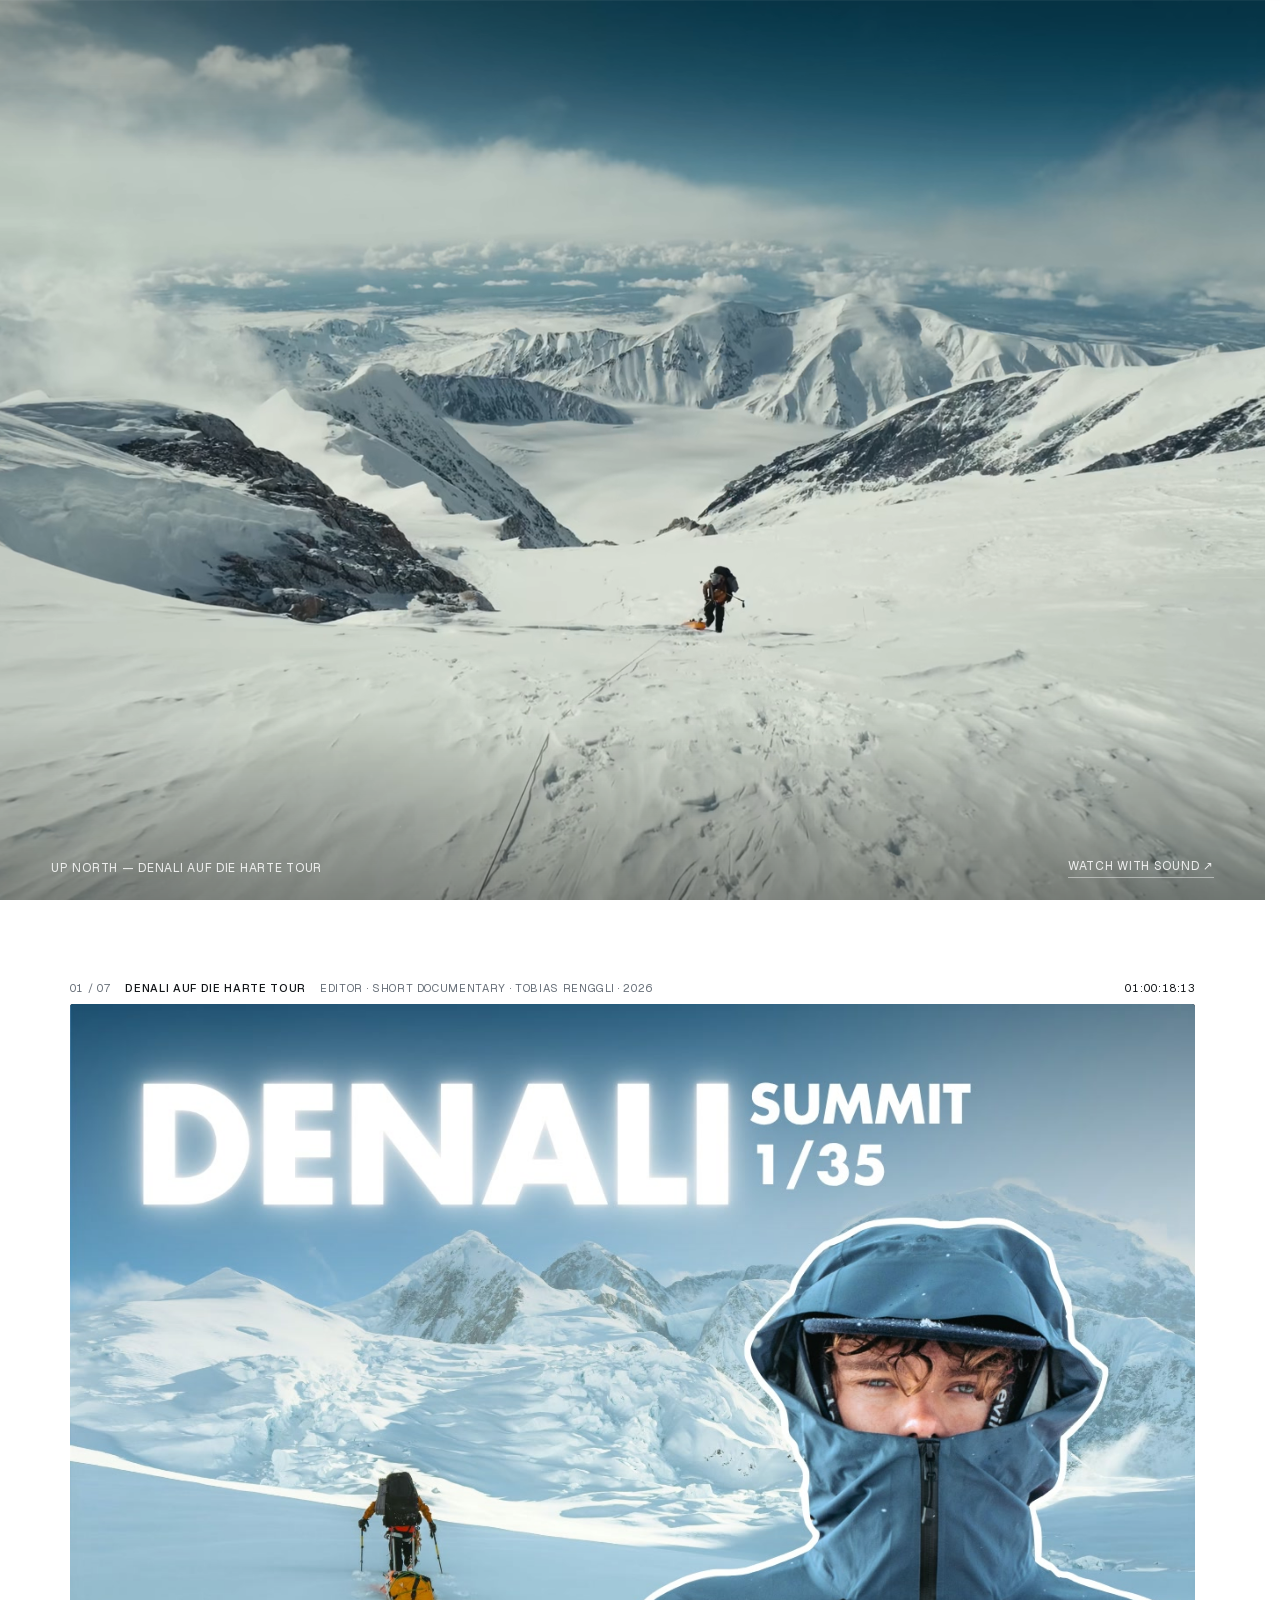
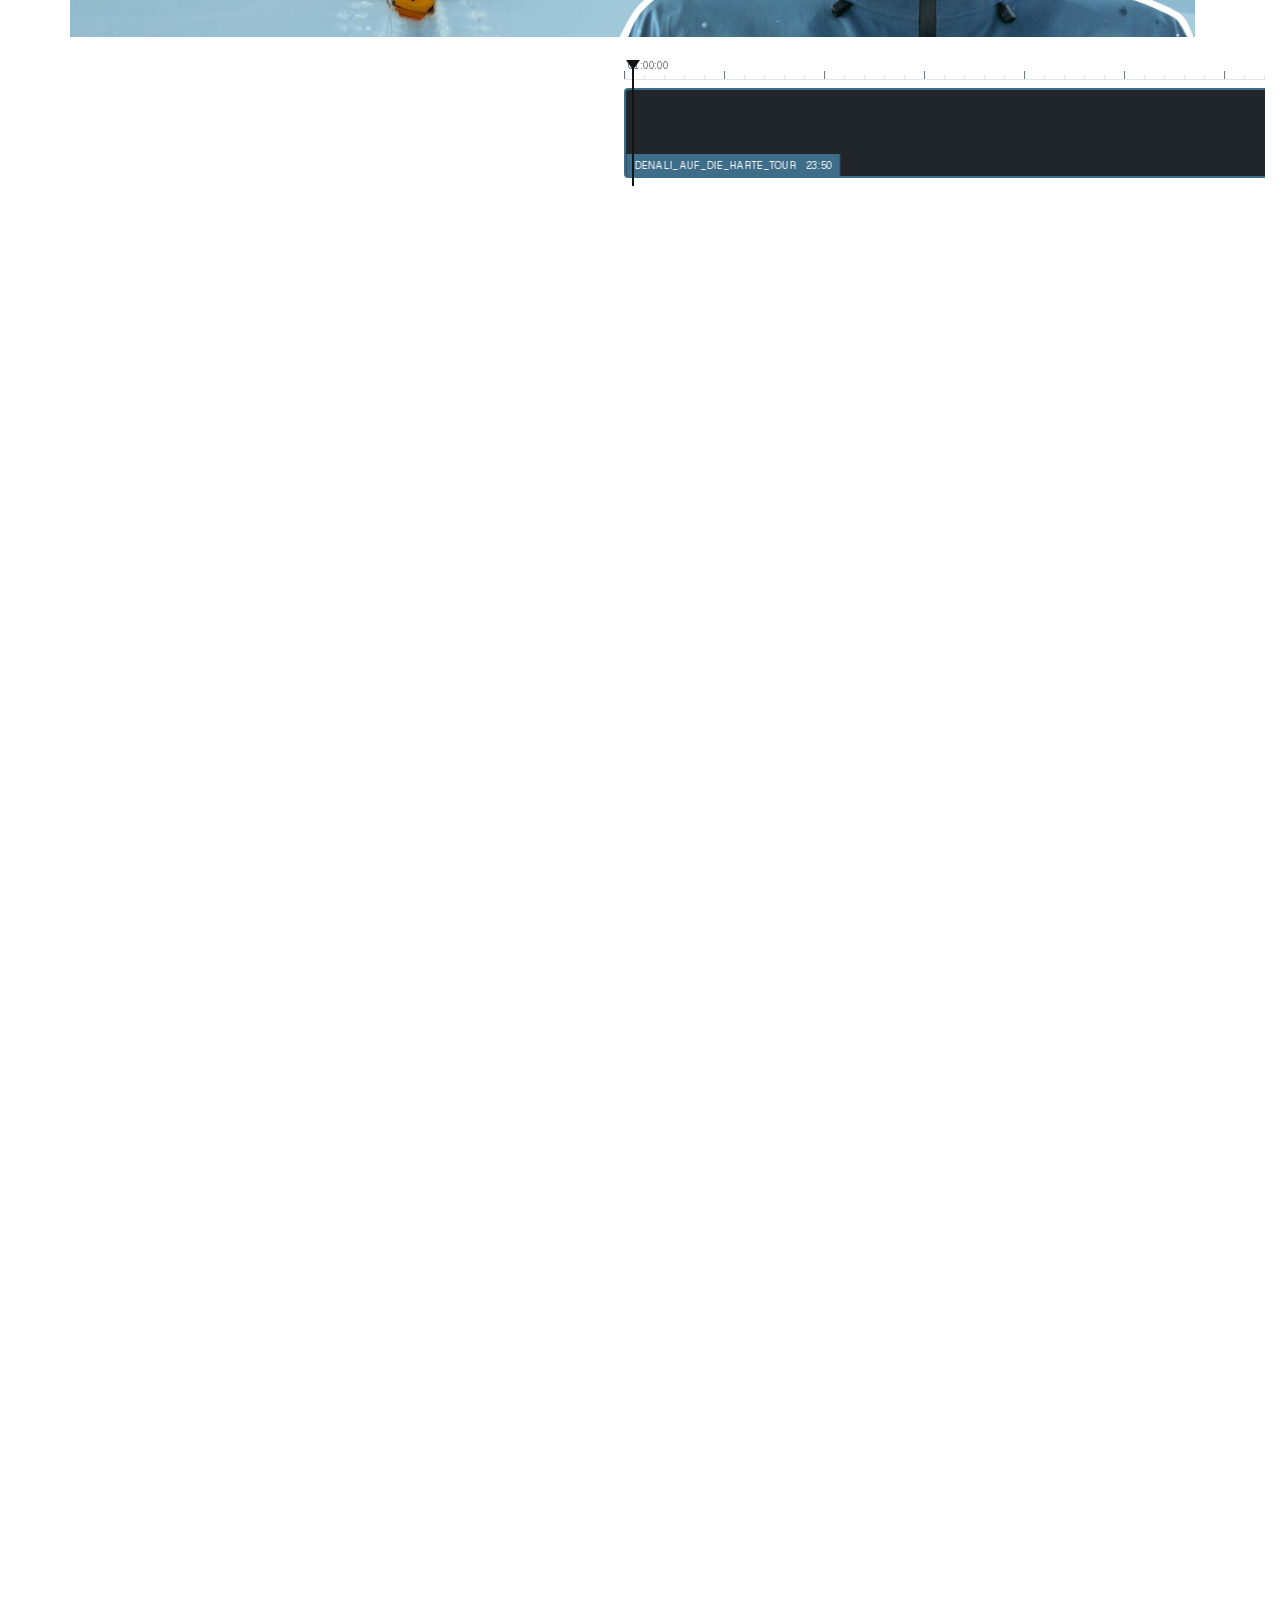
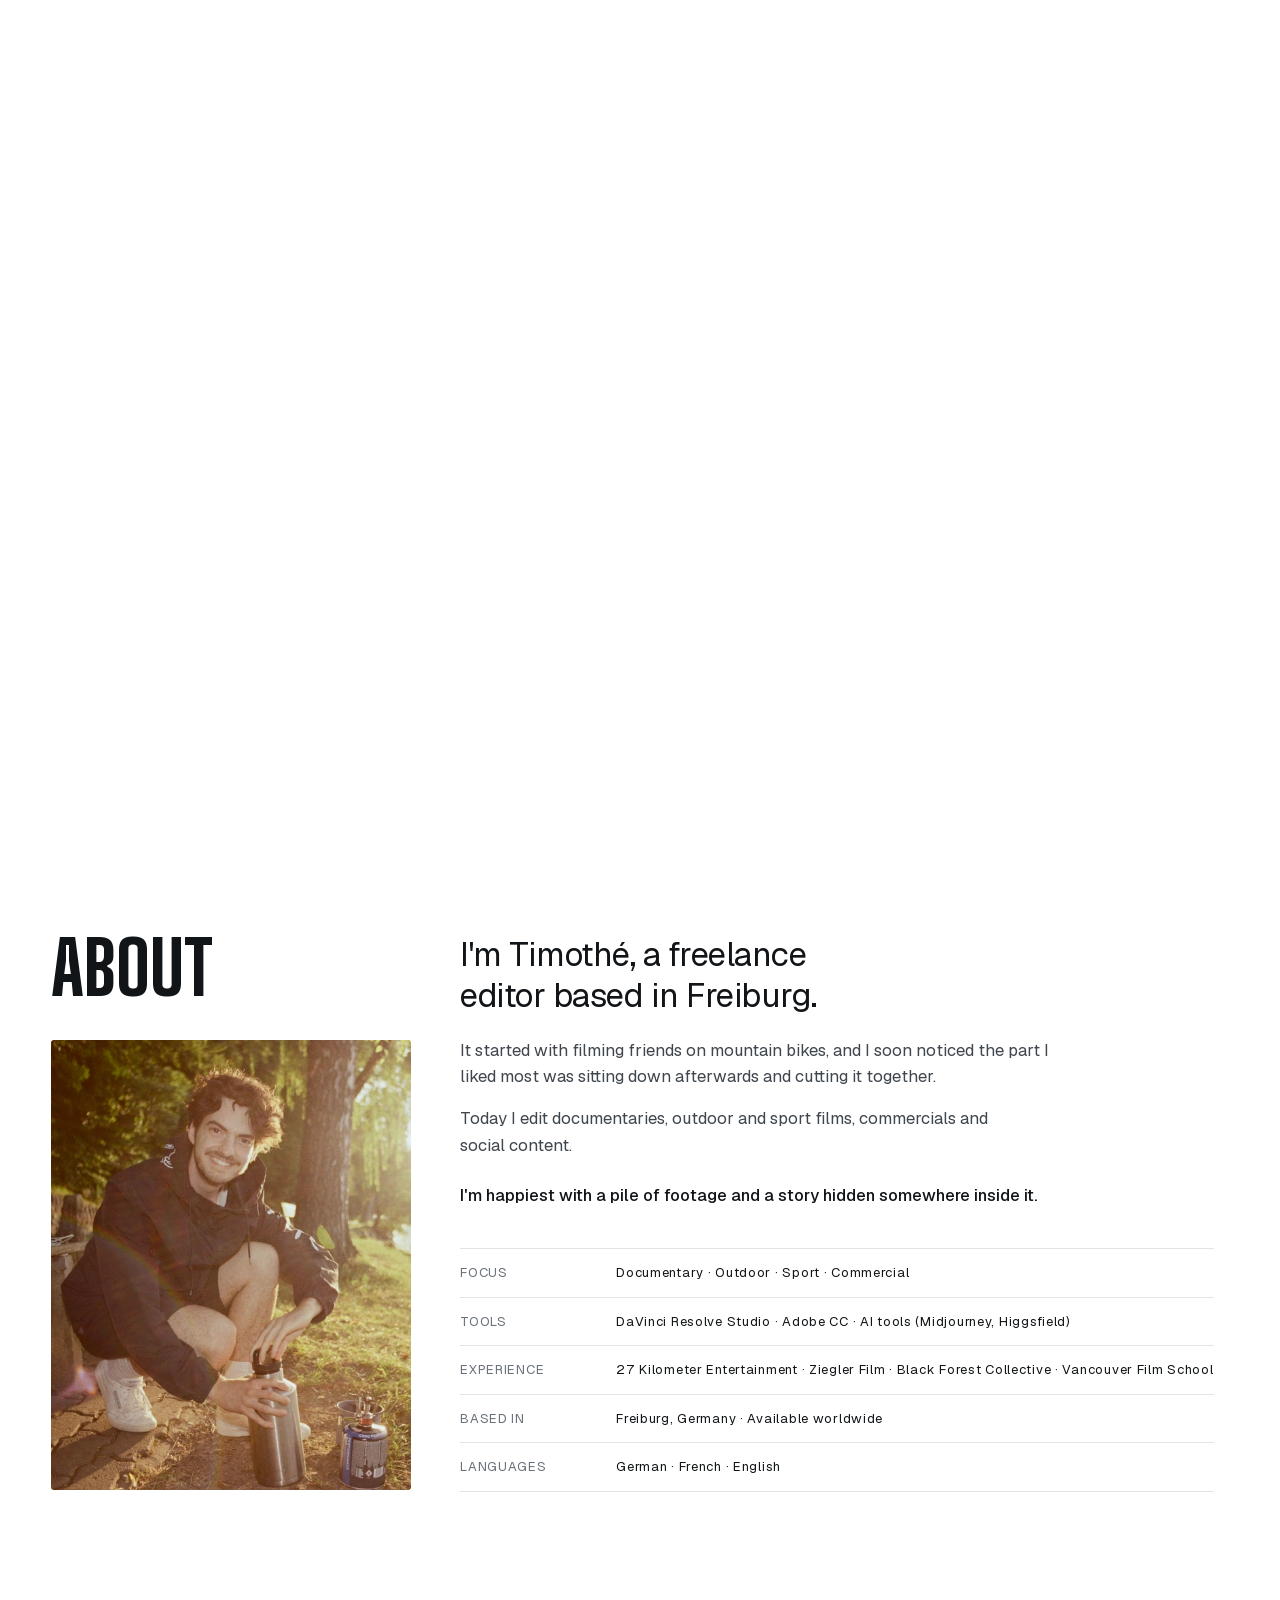
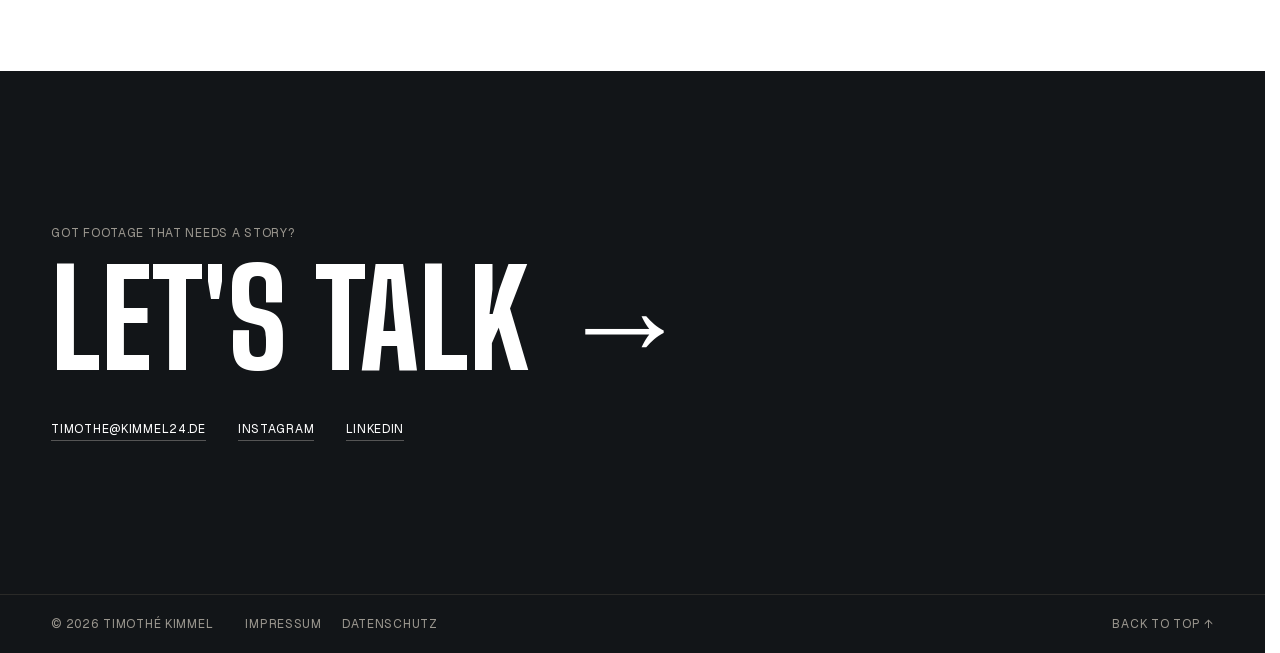
<file: index.html>
<!doctype html>
<html lang="en">
<head>
  <meta charset="utf-8">
  <meta name="viewport" content="width=device-width, initial-scale=1">
  <meta name="color-scheme" content="light dark">
  <title>Timothé Kimmel | Editor – Sport, Outdoor & Doc</title>
  <meta name="description" content="Timothé Kimmel – freelance editor for sport, outdoor and documentary films.">
  <link rel="stylesheet" href="style.css?v=90">
</head>
<body>

  <header class="topbar">
    <a href="#top" class="brand">Timothé Kimmel</a>
    <nav>
      <a href="#work">Work</a>
      <a href="#about">About</a>
      <a href="#contact">Contact</a>
    </nav>
  </header>

  <main id="top">

    <!-- ============ HERO ============ -->
    <section class="hero">
      <!-- Hintergrund: eigener Denali-Loop.
           data-landscape = Querformat (16:9), data-portrait = Hochformat (9:16) fürs Handy (leer = Querformat überall).
           Zu jedem Namen gehören die Dateien -av1.mp4, -hevc.mp4 und -h264.mp4 im Ordner media/. -->
      <div class="hero-media" data-landscape="media/banner-16x9" data-portrait="media/banner-9x16">
        <video autoplay muted loop playsinline preload="auto" poster="media/banner-16x9-poster.jpg" aria-hidden="true"></video>
      </div>
      <h1 class="visually-hidden">Timothé Kimmel – Freelance Editor for sport, outdoor &amp; documentary</h1>
      <div class="hero-bar mono">
        <span>Up North — Denali auf die harte Tour</span>
        <button class="hero-watch" data-video="youtube:qEK9n64dlRE" data-title="Denali auf die harte Tour">Watch with sound ↗</button>
      </div>
    </section>

    <!-- ============ WORK: Timeline ============
         Jeder Clip = ein Projekt. Reihenfolge hier = Reihenfolge in der Timeline.
         data-video    = youtube:ID  oder  vimeo:ID  oder  vimeo:ID:HASH  (weglassen = noch nicht fertig)
         data-duration = Filmlänge in Sekunden (bestimmt die Clip-Breite und den Timecode)
         data-status="in-post" = Projekt im Schnitt, nicht anklickbar -->
    <section class="work" id="work">
      <div class="tl-sticky">
        <h2 class="visually-hidden">Work</h2>

        <!-- Viewer: zeigt das Projekt unter dem Abspielkopf (wie der Viewer in Resolve) -->
        <div class="tl-stage">
          <div class="tl-frame">
            <div class="tl-bar mono" aria-live="polite">
              <span class="tl-count muted">01 / 07</span>
              <span class="tl-title"></span>
              <span class="tl-meta muted"></span>
              <span class="tl-award" hidden></span>
              <span class="vw-tc" aria-hidden="true">01:00:00:00</span>
            </div>
            <button class="tl-viewer" aria-label="Play film">
              <img class="vw-still" alt="">
              <video class="vw-video" muted loop playsinline preload="none" aria-hidden="true"></video>
              <span class="vw-play mono" aria-hidden="true">Play film ↗</span>
            </button>
          </div>
        </div>

        <div class="tl-viewport">
          <div class="tl-track">
            <div class="tl-ruler" aria-hidden="true"></div>

            <button class="clip" data-video="youtube:qEK9n64dlRE" data-duration="1430" data-preview="media/preview-denali.mp4"
              data-title="Denali auf die harte Tour" data-meta="Editor · Short documentary · Tobias Renggli · 2026"
              data-thumb="media/thumbs/denali.jpg?v=2"></button>

            <button class="clip" data-video="youtube:c_zBys_uTHk" data-duration="58"
              data-title="Gipfeli of Switzerland" data-meta="Junior Editor · Documentary · Tobias Renggli · 2024" data-award="EOFT Selection"
              data-thumb="media/thumbs/gipfeli.jpg?v=2"></button>

            <button class="clip" data-video="vimeo:1159707051" data-duration="95"
              data-title="Fehl am Platz" data-meta="Director · Editor · Short film · 2026"
              data-thumb="media/thumbs/fehl-am-platz.jpg?v=2"></button>

            <button class="clip" data-video="youtube:lmGJY6_9Zt0" data-duration="607"
              data-title="Why I needed a night outside. Solo." data-meta="Editor · Travel vlog · Wiebke Lühmann · 2025"
              data-thumb="media/thumbs/night-outside.jpg?v=2"></button>

            <button class="clip" data-video="youtube:7GFW0JM0Wo0" data-duration="19"
              data-title="Autumn" data-meta="Camera · Editor · MTB film · Julius Kowaltschik · 2024"
              data-thumb="media/thumbs/autumn.jpg?v=2"></button>

            <button class="clip" data-video="vimeo:836962035:14b866cf9f" data-duration="60"
              data-title="FUJIFILM X-H2s" data-meta="Editor · Trailer · Fujifilm – Visual Storytelling with Sarah Ziegler · 2023"
              data-thumb="media/thumbs/fujifilm.jpg?v=2"></button>

            <button class="clip" data-status="in-post" data-duration="180"
              data-title="enliven" data-meta="MTB film · In post – coming soon"
              data-thumb="media/thumbs/enliven.jpg?v=2"></button>
          </div>
          <div class="tl-playhead" aria-hidden="true"></div>
        </div>

      </div>
    </section>

    <!-- ============ ABOUT ============ -->
    <section class="section about" id="about">
      <div class="about-side">
        <h2 class="section-title">About</h2>
        <figure class="portrait">
          <img src="media/portrait.jpg?v=3" alt="Timothé Kimmel" width="1060" height="1326" loading="lazy">
        </figure>
      </div>
      <div class="about-body">
        <p class="lead">I'm Timothé, a freelance editor based in Freiburg.</p>
        <div class="about-text">
          <p>It started with filming friends on mountain bikes, and I soon noticed the part I liked most was sitting down afterwards and cutting it together.</p>
          <p>Today I edit documentaries, outdoor and sport films, commercials and social content.</p>
          <p class="about-hl">I'm happiest with a pile of footage and a story hidden somewhere inside it.</p>
        </div>
        <ul class="facts mono">
          <li><span>Focus</span>Documentary · Outdoor · Sport · Commercial</li>
          <li><span>Tools</span>DaVinci Resolve Studio · Adobe CC · AI tools (Midjourney, Higgsfield)</li>
          <li><span>Experience</span>27 Kilometer Entertainment · Ziegler Film · Black Forest Collective · Vancouver Film School</li>
          <li><span>Based in</span>Freiburg, Germany · Available worldwide</li>
          <li><span>Languages</span>German · French · English</li>
        </ul>
      </div>
    </section>

    <!-- ============ CONTACT ============ -->
    <section class="contact" id="contact">
      <p class="mono muted">Got footage that needs a story?</p>
      <a class="contact-big" href="mailto:timothe@kimmel24.de">Let's talk →</a>
      <div class="contact-links mono">
        <a href="mailto:timothe@kimmel24.de">timothe@kimmel24.de</a>
        <a href="https://www.instagram.com/timothe.kimmel/" target="_blank" rel="noopener">Instagram</a>
        <a href="https://www.linkedin.com/in/timoth%C3%A9-kimmel-550a62231" target="_blank" rel="noopener">LinkedIn</a>
      </div>
    </section>
  </main>

  <footer class="footer mono">
    <span>© <span id="year"></span> Timothé Kimmel</span>
    <span class="footer-legal"><a href="impressum.html">Impressum</a><a href="datenschutz.html">Datenschutz</a></span>
    <a href="#top">Back to top ↑</a>
  </footer>

  <!-- Video player -->
  <div class="lightbox" id="lightbox" role="dialog" aria-modal="true" aria-label="Video" hidden>
    <button class="lightbox-close mono" aria-label="Close">Close ✕</button>
    <div class="lightbox-frame"></div>
  </div>

  <!-- Eigener Cursor über Viewer und Clips (nur mit Maus) -->
  <div class="cursor" aria-hidden="true"><span class="cursor-label"></span></div>

  <script src="main.js?v=90"></script>
</body>
</html>
</file>
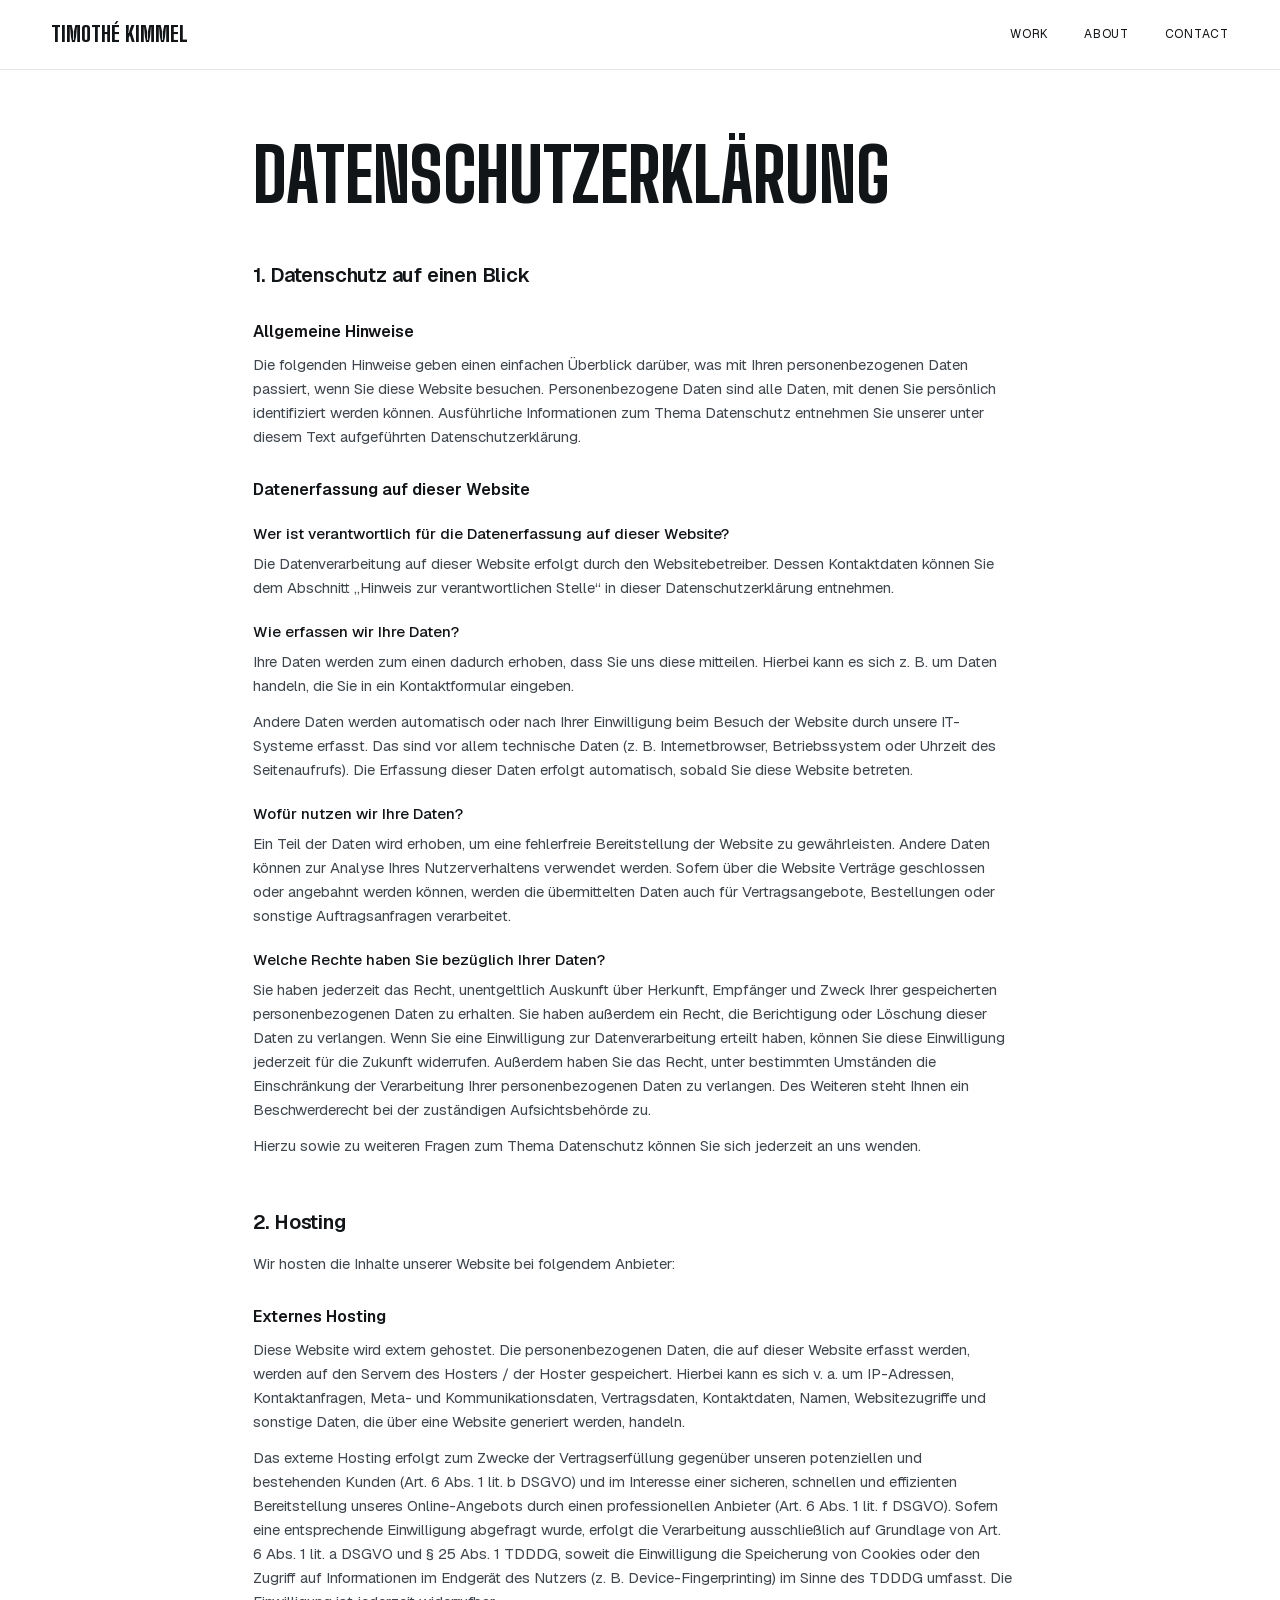
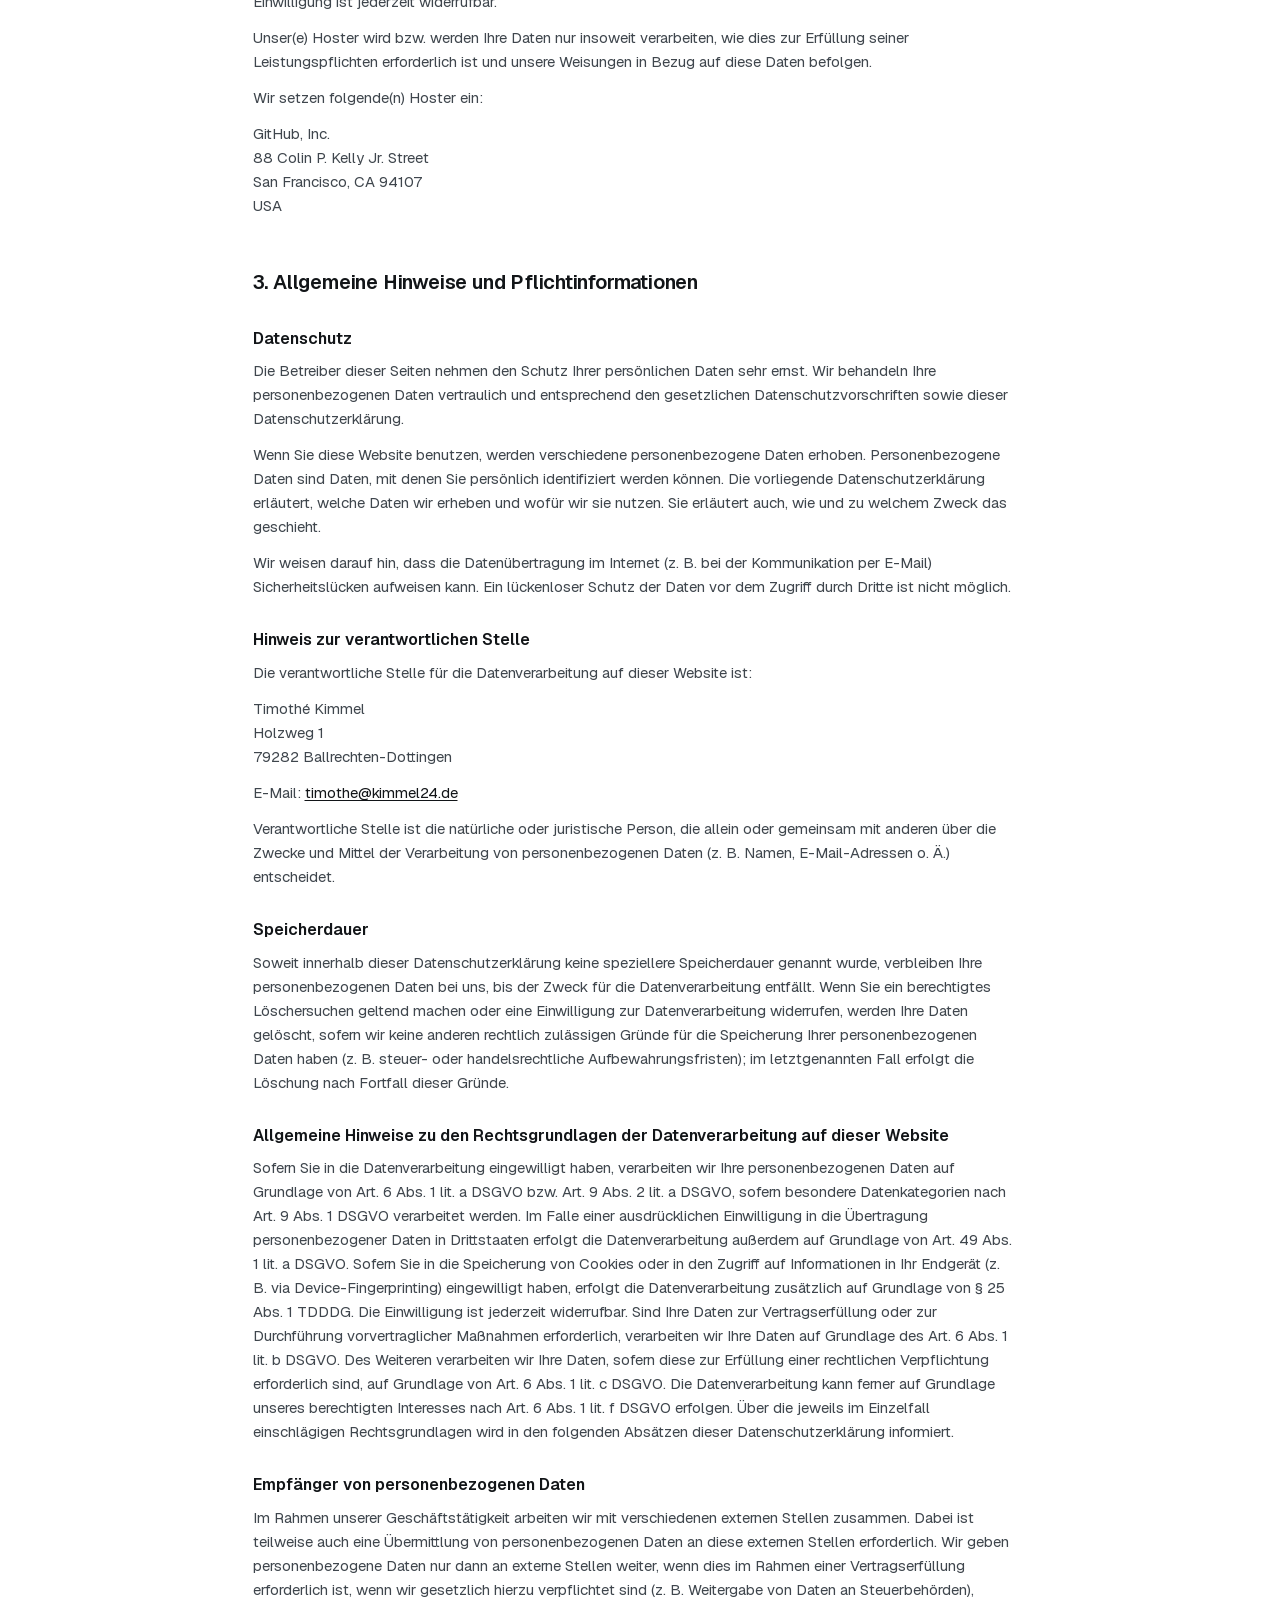
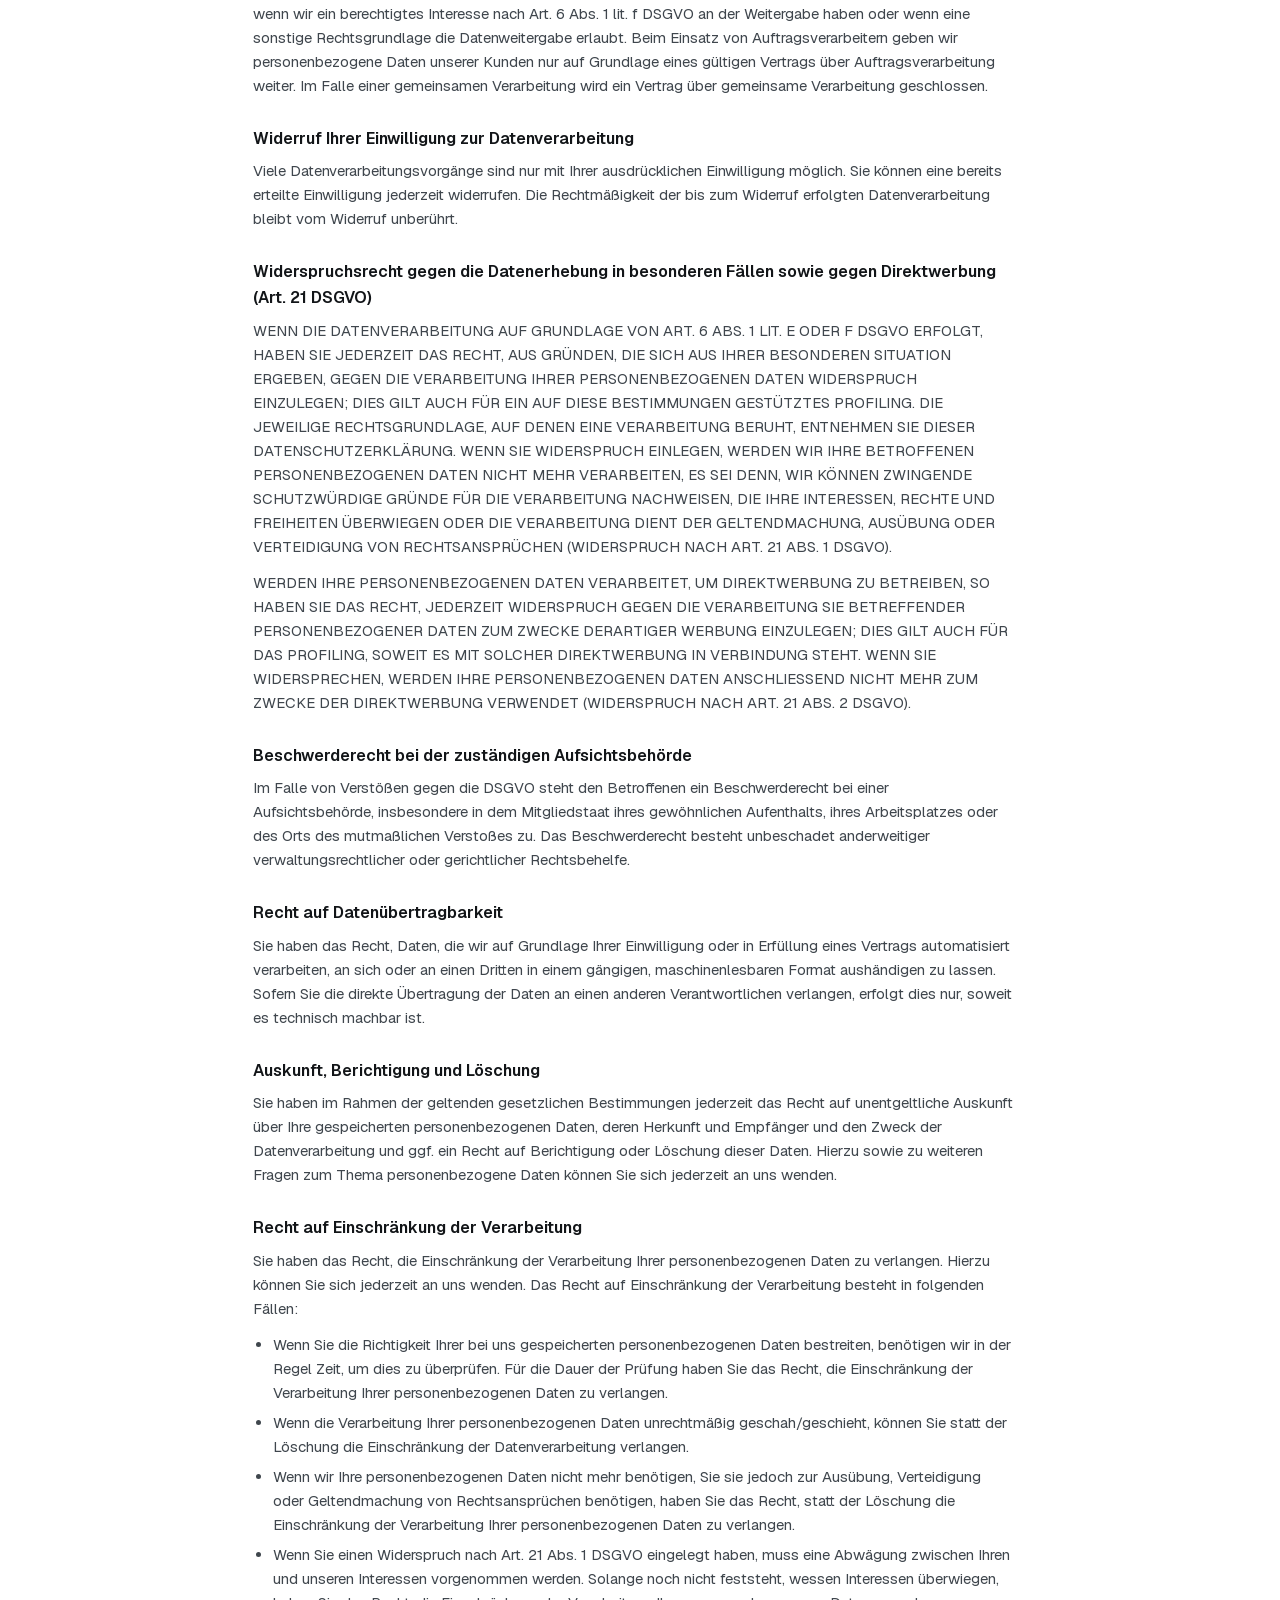
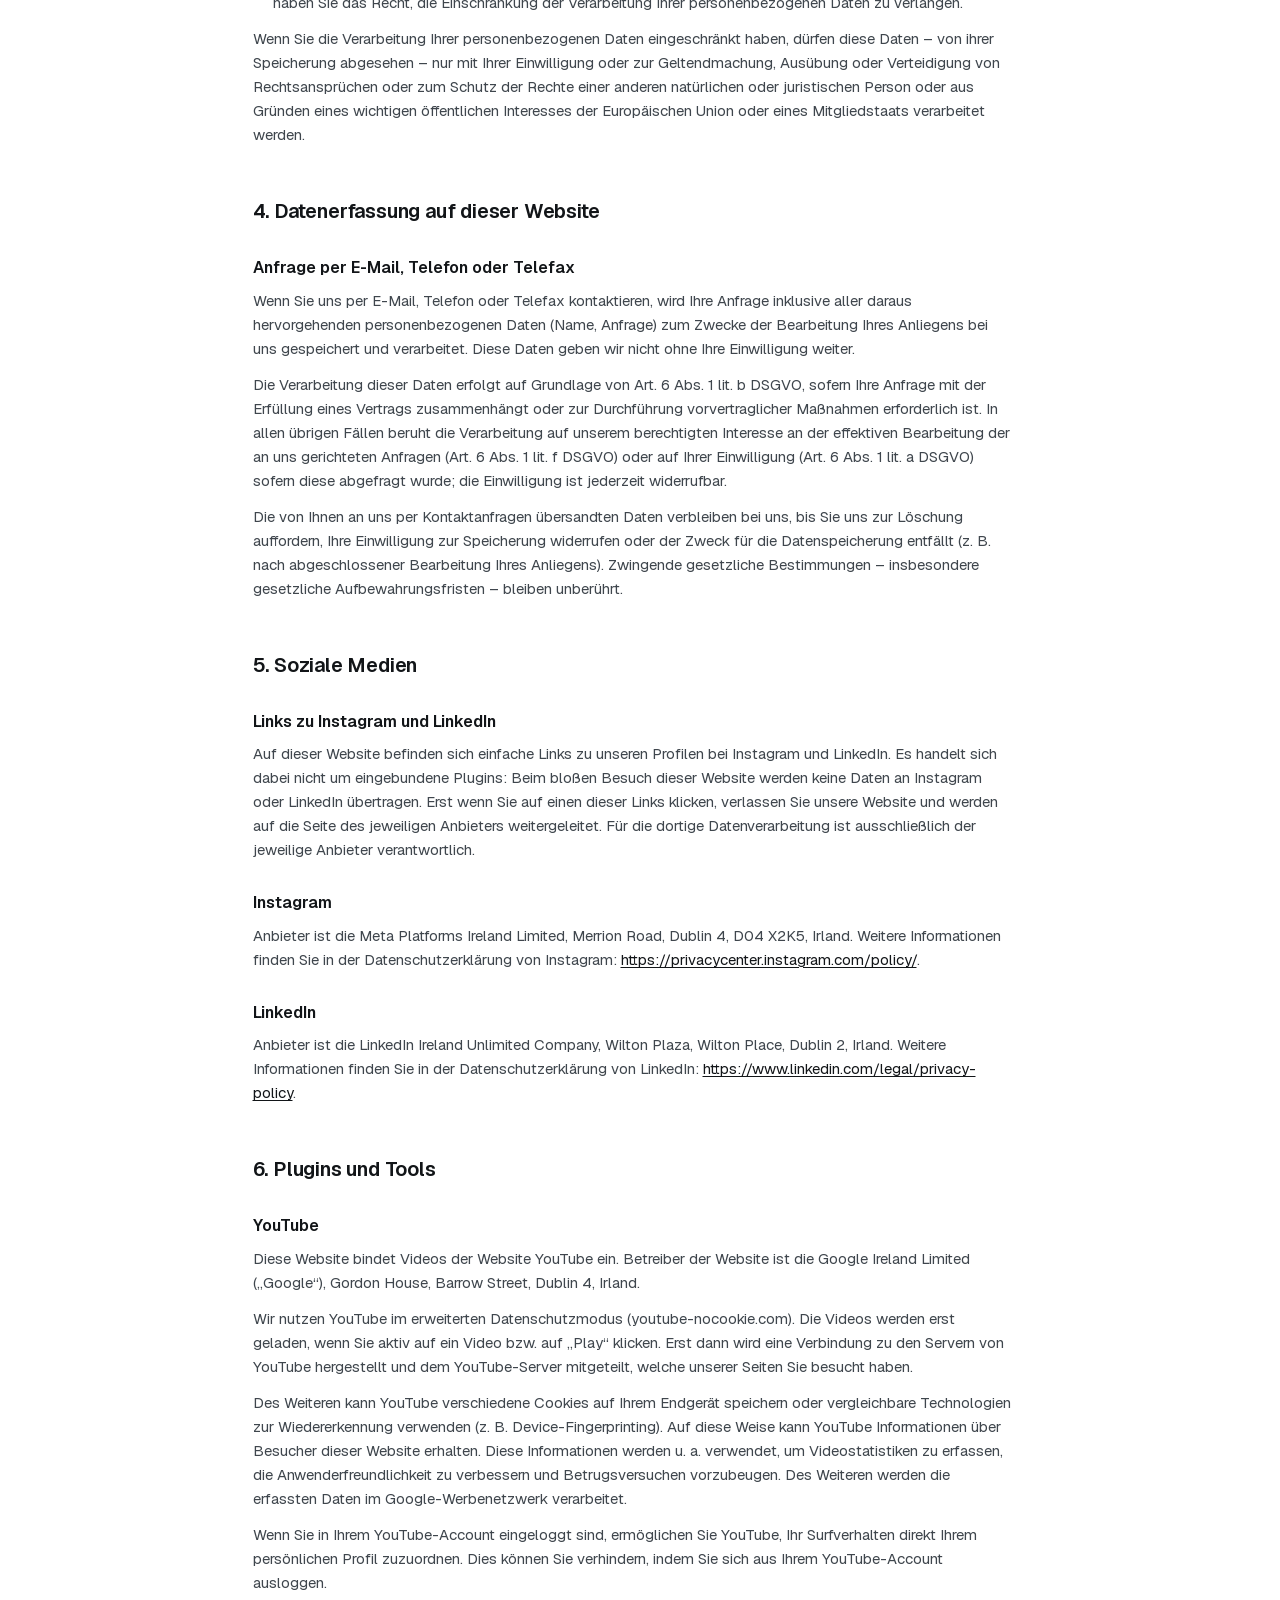
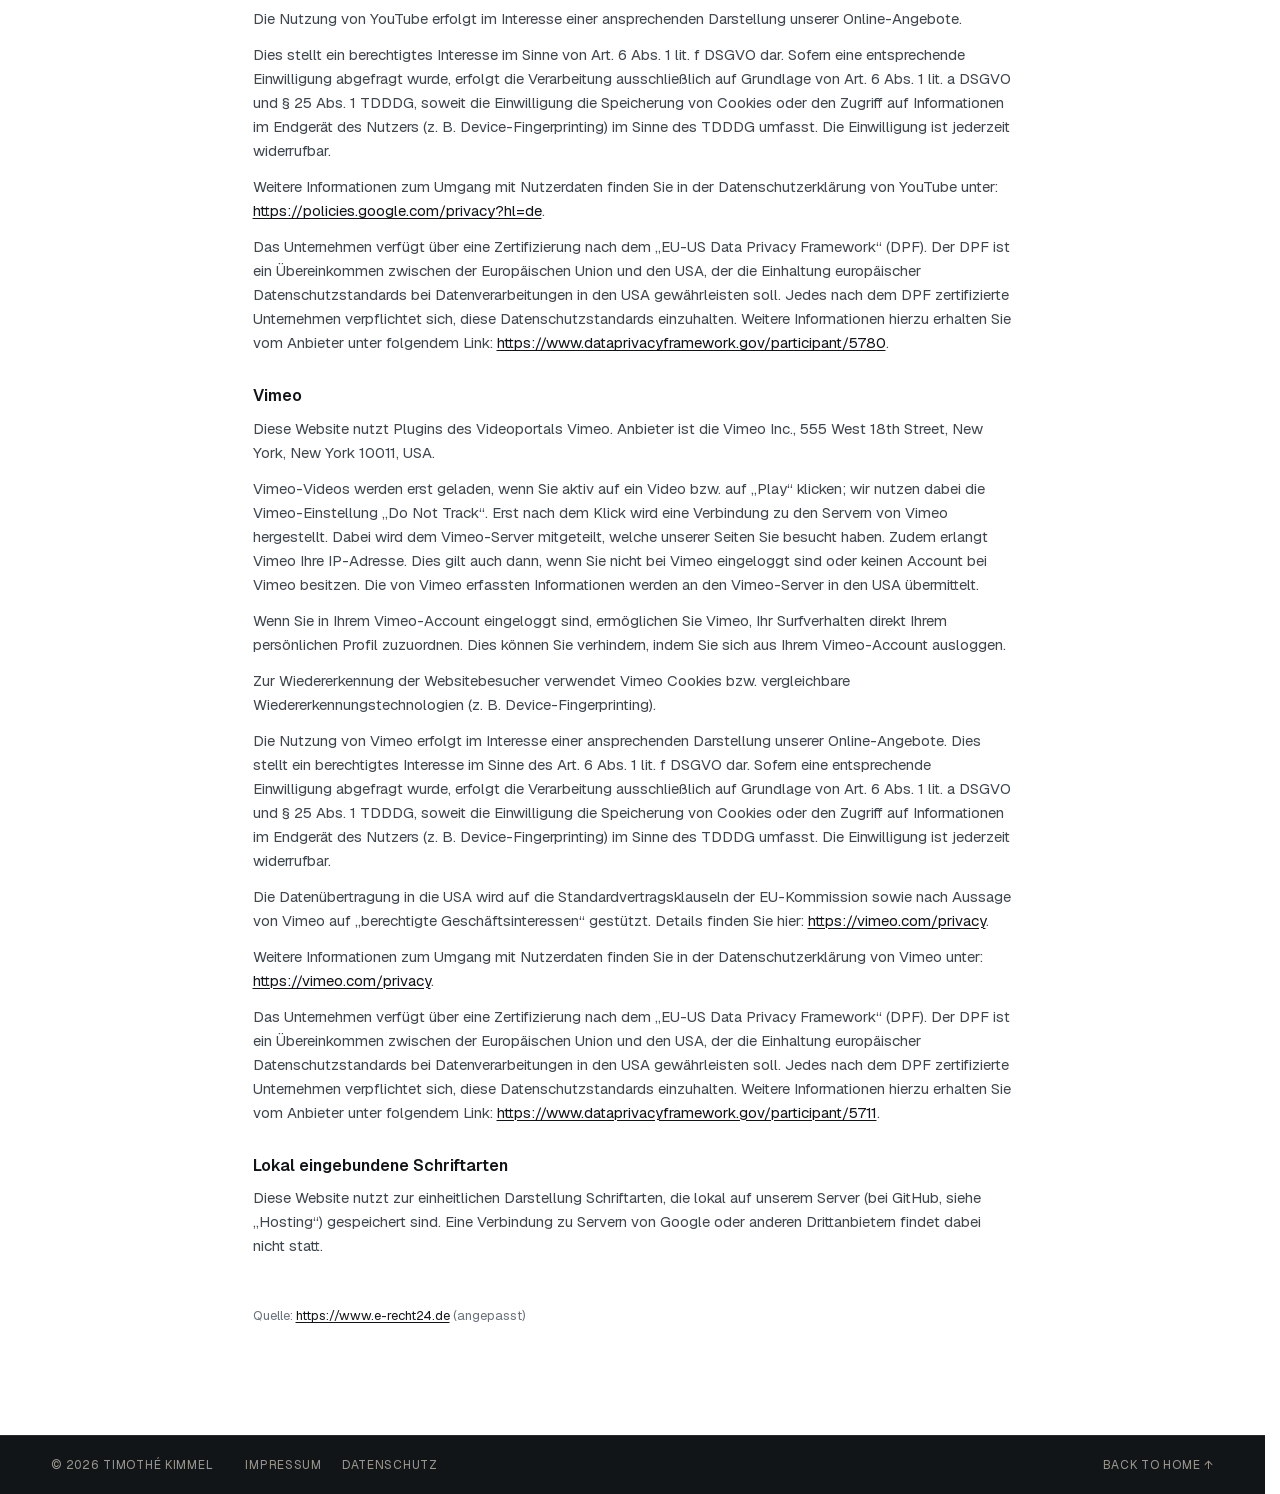
<file: datenschutz.html>
<!doctype html>
<html lang="de">
<head>
  <meta charset="utf-8">
  <meta name="viewport" content="width=device-width, initial-scale=1">
  <meta name="color-scheme" content="light dark">
  <title>Datenschutz | Timothé Kimmel</title>
  <meta name="description" content="Datenschutzerklärung der Website von Timothé Kimmel.">
  <meta name="robots" content="noindex">
  <link rel="stylesheet" href="style.css?v=90">
</head>
<body class="legal-page">

  <header class="topbar is-visible">
    <a href="./" class="brand">Timothé Kimmel</a>
    <nav>
      <a href="./#work">Work</a>
      <a href="./#about">About</a>
      <a href="./#contact">Contact</a>
    </nav>
  </header>

  <main class="legal">
    <h1>Datenschutzerklärung</h1>
    <h2>1. Datenschutz auf einen Blick</h2>
    <h3>Allgemeine Hinweise</h3>
    <p>Die folgenden Hinweise geben einen einfachen Überblick darüber, was mit Ihren personenbezogenen Daten passiert, wenn Sie diese Website besuchen. Personenbezogene Daten sind alle Daten, mit denen Sie persönlich identifiziert werden können. Ausführliche Informationen zum Thema Datenschutz entnehmen Sie unserer unter diesem Text aufgeführten Datenschutzerklärung.</p>
    <h3>Datenerfassung auf dieser Website</h3>
    <h4>Wer ist verantwortlich für die Datenerfassung auf dieser Website?</h4>
    <p>Die Datenverarbeitung auf dieser Website erfolgt durch den Websitebetreiber. Dessen Kontaktdaten können Sie dem Abschnitt „Hinweis zur verantwortlichen Stelle“ in dieser Datenschutzerklärung entnehmen.</p>
    <h4>Wie erfassen wir Ihre Daten?</h4>
    <p>Ihre Daten werden zum einen dadurch erhoben, dass Sie uns diese mitteilen. Hierbei kann es sich z. B. um Daten handeln, die Sie in ein Kontaktformular eingeben.</p>
    <p>Andere Daten werden automatisch oder nach Ihrer Einwilligung beim Besuch der Website durch unsere IT-Systeme erfasst. Das sind vor allem technische Daten (z. B. Internetbrowser, Betriebssystem oder Uhrzeit des Seitenaufrufs). Die Erfassung dieser Daten erfolgt automatisch, sobald Sie diese Website betreten.</p>
    <h4>Wofür nutzen wir Ihre Daten?</h4>
    <p>Ein Teil der Daten wird erhoben, um eine fehlerfreie Bereitstellung der Website zu gewährleisten. Andere Daten können zur Analyse Ihres Nutzerverhaltens verwendet werden. Sofern über die Website Verträge geschlossen oder angebahnt werden können, werden die übermittelten Daten auch für Vertragsangebote, Bestellungen oder sonstige Auftragsanfragen verarbeitet.</p>
    <h4>Welche Rechte haben Sie bezüglich Ihrer Daten?</h4>
    <p>Sie haben jederzeit das Recht, unentgeltlich Auskunft über Herkunft, Empfänger und Zweck Ihrer gespeicherten personenbezogenen Daten zu erhalten. Sie haben außerdem ein Recht, die Berichtigung oder Löschung dieser Daten zu verlangen. Wenn Sie eine Einwilligung zur Datenverarbeitung erteilt haben, können Sie diese Einwilligung jederzeit für die Zukunft widerrufen. Außerdem haben Sie das Recht, unter bestimmten Umständen die Einschränkung der Verarbeitung Ihrer personenbezogenen Daten zu verlangen. Des Weiteren steht Ihnen ein Beschwerderecht bei der zuständigen Aufsichtsbehörde zu.</p>
    <p>Hierzu sowie zu weiteren Fragen zum Thema Datenschutz können Sie sich jederzeit an uns wenden.</p>
    <h2>2. Hosting</h2>
    <p>Wir hosten die Inhalte unserer Website bei folgendem Anbieter:</p>
    <h3>Externes Hosting</h3>
    <p>Diese Website wird extern gehostet. Die personenbezogenen Daten, die auf dieser Website erfasst werden, werden auf den Servern des Hosters / der Hoster gespeichert. Hierbei kann es sich v. a. um IP-Adressen, Kontaktanfragen, Meta- und Kommunikationsdaten, Vertragsdaten, Kontaktdaten, Namen, Websitezugriffe und sonstige Daten, die über eine Website generiert werden, handeln.</p>
    <p>Das externe Hosting erfolgt zum Zwecke der Vertragserfüllung gegenüber unseren potenziellen und bestehenden Kunden (Art. 6 Abs. 1 lit. b DSGVO) und im Interesse einer sicheren, schnellen und effizienten Bereitstellung unseres Online-Angebots durch einen professionellen Anbieter (Art. 6 Abs. 1 lit. f DSGVO). Sofern eine entsprechende Einwilligung abgefragt wurde, erfolgt die Verarbeitung ausschließlich auf Grundlage von Art. 6 Abs. 1 lit. a DSGVO und § 25 Abs. 1 TDDDG, soweit die Einwilligung die Speicherung von Cookies oder den Zugriff auf Informationen im Endgerät des Nutzers (z. B. Device-Fingerprinting) im Sinne des TDDDG umfasst. Die Einwilligung ist jederzeit widerrufbar.</p>
    <p>Unser(e) Hoster wird bzw. werden Ihre Daten nur insoweit verarbeiten, wie dies zur Erfüllung seiner Leistungspflichten erforderlich ist und unsere Weisungen in Bezug auf diese Daten befolgen.</p>
    <p>Wir setzen folgende(n) Hoster ein:</p>
    <p>GitHub, Inc.<br>88 Colin P. Kelly Jr. Street<br>San Francisco, CA 94107<br>USA</p>
    <h2>3. Allgemeine Hinweise und Pflichtinformationen</h2>
    <h3>Datenschutz</h3>
    <p>Die Betreiber dieser Seiten nehmen den Schutz Ihrer persönlichen Daten sehr ernst. Wir behandeln Ihre personenbezogenen Daten vertraulich und entsprechend den gesetzlichen Datenschutzvorschriften sowie dieser Datenschutzerklärung.</p>
    <p>Wenn Sie diese Website benutzen, werden verschiedene personenbezogene Daten erhoben. Personenbezogene Daten sind Daten, mit denen Sie persönlich identifiziert werden können. Die vorliegende Datenschutzerklärung erläutert, welche Daten wir erheben und wofür wir sie nutzen. Sie erläutert auch, wie und zu welchem Zweck das geschieht.</p>
    <p>Wir weisen darauf hin, dass die Datenübertragung im Internet (z. B. bei der Kommunikation per E-Mail) Sicherheitslücken aufweisen kann. Ein lückenloser Schutz der Daten vor dem Zugriff durch Dritte ist nicht möglich.</p>
    <h3>Hinweis zur verantwortlichen Stelle</h3>
    <p>Die verantwortliche Stelle für die Datenverarbeitung auf dieser Website ist:</p>
    <p>Timothé Kimmel<br>Holzweg 1<br>79282 Ballrechten-Dottingen</p>
    <p>E-Mail: <a href="mailto:timothe@kimmel24.de">timothe@kimmel24.de</a></p>
    <p>Verantwortliche Stelle ist die natürliche oder juristische Person, die allein oder gemeinsam mit anderen über die Zwecke und Mittel der Verarbeitung von personenbezogenen Daten (z. B. Namen, E-Mail-Adressen o. Ä.) entscheidet.</p>
    <h3>Speicherdauer</h3>
    <p>Soweit innerhalb dieser Datenschutzerklärung keine speziellere Speicherdauer genannt wurde, verbleiben Ihre personenbezogenen Daten bei uns, bis der Zweck für die Datenverarbeitung entfällt. Wenn Sie ein berechtigtes Löschersuchen geltend machen oder eine Einwilligung zur Datenverarbeitung widerrufen, werden Ihre Daten gelöscht, sofern wir keine anderen rechtlich zulässigen Gründe für die Speicherung Ihrer personenbezogenen Daten haben (z. B. steuer- oder handelsrechtliche Aufbewahrungsfristen); im letztgenannten Fall erfolgt die Löschung nach Fortfall dieser Gründe.</p>
    <h3>Allgemeine Hinweise zu den Rechtsgrundlagen der Datenverarbeitung auf dieser Website</h3>
    <p>Sofern Sie in die Datenverarbeitung eingewilligt haben, verarbeiten wir Ihre personenbezogenen Daten auf Grundlage von Art. 6 Abs. 1 lit. a DSGVO bzw. Art. 9 Abs. 2 lit. a DSGVO, sofern besondere Datenkategorien nach Art. 9 Abs. 1 DSGVO verarbeitet werden. Im Falle einer ausdrücklichen Einwilligung in die Übertragung personenbezogener Daten in Drittstaaten erfolgt die Datenverarbeitung außerdem auf Grundlage von Art. 49 Abs. 1 lit. a DSGVO. Sofern Sie in die Speicherung von Cookies oder in den Zugriff auf Informationen in Ihr Endgerät (z. B. via Device-Fingerprinting) eingewilligt haben, erfolgt die Datenverarbeitung zusätzlich auf Grundlage von § 25 Abs. 1 TDDDG. Die Einwilligung ist jederzeit widerrufbar. Sind Ihre Daten zur Vertragserfüllung oder zur Durchführung vorvertraglicher Maßnahmen erforderlich, verarbeiten wir Ihre Daten auf Grundlage des Art. 6 Abs. 1 lit. b DSGVO. Des Weiteren verarbeiten wir Ihre Daten, sofern diese zur Erfüllung einer rechtlichen Verpflichtung erforderlich sind, auf Grundlage von Art. 6 Abs. 1 lit. c DSGVO. Die Datenverarbeitung kann ferner auf Grundlage unseres berechtigten Interesses nach Art. 6 Abs. 1 lit. f DSGVO erfolgen. Über die jeweils im Einzelfall einschlägigen Rechtsgrundlagen wird in den folgenden Absätzen dieser Datenschutzerklärung informiert.</p>
    <h3>Empfänger von personenbezogenen Daten</h3>
    <p>Im Rahmen unserer Geschäftstätigkeit arbeiten wir mit verschiedenen externen Stellen zusammen. Dabei ist teilweise auch eine Übermittlung von personenbezogenen Daten an diese externen Stellen erforderlich. Wir geben personenbezogene Daten nur dann an externe Stellen weiter, wenn dies im Rahmen einer Vertragserfüllung erforderlich ist, wenn wir gesetzlich hierzu verpflichtet sind (z. B. Weitergabe von Daten an Steuerbehörden), wenn wir ein berechtigtes Interesse nach Art. 6 Abs. 1 lit. f DSGVO an der Weitergabe haben oder wenn eine sonstige Rechtsgrundlage die Datenweitergabe erlaubt. Beim Einsatz von Auftragsverarbeitern geben wir personenbezogene Daten unserer Kunden nur auf Grundlage eines gültigen Vertrags über Auftragsverarbeitung weiter. Im Falle einer gemeinsamen Verarbeitung wird ein Vertrag über gemeinsame Verarbeitung geschlossen.</p>
    <h3>Widerruf Ihrer Einwilligung zur Datenverarbeitung</h3>
    <p>Viele Datenverarbeitungsvorgänge sind nur mit Ihrer ausdrücklichen Einwilligung möglich. Sie können eine bereits erteilte Einwilligung jederzeit widerrufen. Die Rechtmäßigkeit der bis zum Widerruf erfolgten Datenverarbeitung bleibt vom Widerruf unberührt.</p>
    <h3>Widerspruchsrecht gegen die Datenerhebung in besonderen Fällen sowie gegen Direktwerbung (Art. 21 DSGVO)</h3>
    <p>WENN DIE DATENVERARBEITUNG AUF GRUNDLAGE VON ART. 6 ABS. 1 LIT. E ODER F DSGVO ERFOLGT, HABEN SIE JEDERZEIT DAS RECHT, AUS GRÜNDEN, DIE SICH AUS IHRER BESONDEREN SITUATION ERGEBEN, GEGEN DIE VERARBEITUNG IHRER PERSONENBEZOGENEN DATEN WIDERSPRUCH EINZULEGEN; DIES GILT AUCH FÜR EIN AUF DIESE BESTIMMUNGEN GESTÜTZTES PROFILING. DIE JEWEILIGE RECHTSGRUNDLAGE, AUF DENEN EINE VERARBEITUNG BERUHT, ENTNEHMEN SIE DIESER DATENSCHUTZERKLÄRUNG. WENN SIE WIDERSPRUCH EINLEGEN, WERDEN WIR IHRE BETROFFENEN PERSONENBEZOGENEN DATEN NICHT MEHR VERARBEITEN, ES SEI DENN, WIR KÖNNEN ZWINGENDE SCHUTZWÜRDIGE GRÜNDE FÜR DIE VERARBEITUNG NACHWEISEN, DIE IHRE INTERESSEN, RECHTE UND FREIHEITEN ÜBERWIEGEN ODER DIE VERARBEITUNG DIENT DER GELTENDMACHUNG, AUSÜBUNG ODER VERTEIDIGUNG VON RECHTSANSPRÜCHEN (WIDERSPRUCH NACH ART. 21 ABS. 1 DSGVO).</p>
    <p>WERDEN IHRE PERSONENBEZOGENEN DATEN VERARBEITET, UM DIREKTWERBUNG ZU BETREIBEN, SO HABEN SIE DAS RECHT, JEDERZEIT WIDERSPRUCH GEGEN DIE VERARBEITUNG SIE BETREFFENDER PERSONENBEZOGENER DATEN ZUM ZWECKE DERARTIGER WERBUNG EINZULEGEN; DIES GILT AUCH FÜR DAS PROFILING, SOWEIT ES MIT SOLCHER DIREKTWERBUNG IN VERBINDUNG STEHT. WENN SIE WIDERSPRECHEN, WERDEN IHRE PERSONENBEZOGENEN DATEN ANSCHLIESSEND NICHT MEHR ZUM ZWECKE DER DIREKTWERBUNG VERWENDET (WIDERSPRUCH NACH ART. 21 ABS. 2 DSGVO).</p>
    <h3>Beschwerderecht bei der zuständigen Aufsichtsbehörde</h3>
    <p>Im Falle von Verstößen gegen die DSGVO steht den Betroffenen ein Beschwerderecht bei einer Aufsichtsbehörde, insbesondere in dem Mitgliedstaat ihres gewöhnlichen Aufenthalts, ihres Arbeitsplatzes oder des Orts des mutmaßlichen Verstoßes zu. Das Beschwerderecht besteht unbeschadet anderweitiger verwaltungsrechtlicher oder gerichtlicher Rechtsbehelfe.</p>
    <h3>Recht auf Datenübertragbarkeit</h3>
    <p>Sie haben das Recht, Daten, die wir auf Grundlage Ihrer Einwilligung oder in Erfüllung eines Vertrags automatisiert verarbeiten, an sich oder an einen Dritten in einem gängigen, maschinenlesbaren Format aushändigen zu lassen. Sofern Sie die direkte Übertragung der Daten an einen anderen Verantwortlichen verlangen, erfolgt dies nur, soweit es technisch machbar ist.</p>
    <h3>Auskunft, Berichtigung und Löschung</h3>
    <p>Sie haben im Rahmen der geltenden gesetzlichen Bestimmungen jederzeit das Recht auf unentgeltliche Auskunft über Ihre gespeicherten personenbezogenen Daten, deren Herkunft und Empfänger und den Zweck der Datenverarbeitung und ggf. ein Recht auf Berichtigung oder Löschung dieser Daten. Hierzu sowie zu weiteren Fragen zum Thema personenbezogene Daten können Sie sich jederzeit an uns wenden.</p>
    <h3>Recht auf Einschränkung der Verarbeitung</h3>
    <p>Sie haben das Recht, die Einschränkung der Verarbeitung Ihrer personenbezogenen Daten zu verlangen. Hierzu können Sie sich jederzeit an uns wenden. Das Recht auf Einschränkung der Verarbeitung besteht in folgenden Fällen:</p>
    <ul><li>Wenn Sie die Richtigkeit Ihrer bei uns gespeicherten personenbezogenen Daten bestreiten, benötigen wir in der Regel Zeit, um dies zu überprüfen. Für die Dauer der Prüfung haben Sie das Recht, die Einschränkung der Verarbeitung Ihrer personenbezogenen Daten zu verlangen.</li><li>Wenn die Verarbeitung Ihrer personenbezogenen Daten unrechtmäßig geschah/geschieht, können Sie statt der Löschung die Einschränkung der Datenverarbeitung verlangen.</li><li>Wenn wir Ihre personenbezogenen Daten nicht mehr benötigen, Sie sie jedoch zur Ausübung, Verteidigung oder Geltendmachung von Rechtsansprüchen benötigen, haben Sie das Recht, statt der Löschung die Einschränkung der Verarbeitung Ihrer personenbezogenen Daten zu verlangen.</li><li>Wenn Sie einen Widerspruch nach Art. 21 Abs. 1 DSGVO eingelegt haben, muss eine Abwägung zwischen Ihren und unseren Interessen vorgenommen werden. Solange noch nicht feststeht, wessen Interessen überwiegen, haben Sie das Recht, die Einschränkung der Verarbeitung Ihrer personenbezogenen Daten zu verlangen.</li></ul>
    <p>Wenn Sie die Verarbeitung Ihrer personenbezogenen Daten eingeschränkt haben, dürfen diese Daten – von ihrer Speicherung abgesehen – nur mit Ihrer Einwilligung oder zur Geltendmachung, Ausübung oder Verteidigung von Rechtsansprüchen oder zum Schutz der Rechte einer anderen natürlichen oder juristischen Person oder aus Gründen eines wichtigen öffentlichen Interesses der Europäischen Union oder eines Mitgliedstaats verarbeitet werden.</p>
    <h2>4. Datenerfassung auf dieser Website</h2>
    <h3>Anfrage per E-Mail, Telefon oder Telefax</h3>
    <p>Wenn Sie uns per E-Mail, Telefon oder Telefax kontaktieren, wird Ihre Anfrage inklusive aller daraus hervorgehenden personenbezogenen Daten (Name, Anfrage) zum Zwecke der Bearbeitung Ihres Anliegens bei uns gespeichert und verarbeitet. Diese Daten geben wir nicht ohne Ihre Einwilligung weiter.</p>
    <p>Die Verarbeitung dieser Daten erfolgt auf Grundlage von Art. 6 Abs. 1 lit. b DSGVO, sofern Ihre Anfrage mit der Erfüllung eines Vertrags zusammenhängt oder zur Durchführung vorvertraglicher Maßnahmen erforderlich ist. In allen übrigen Fällen beruht die Verarbeitung auf unserem berechtigten Interesse an der effektiven Bearbeitung der an uns gerichteten Anfragen (Art. 6 Abs. 1 lit. f DSGVO) oder auf Ihrer Einwilligung (Art. 6 Abs. 1 lit. a DSGVO) sofern diese abgefragt wurde; die Einwilligung ist jederzeit widerrufbar.</p>
    <p>Die von Ihnen an uns per Kontaktanfragen übersandten Daten verbleiben bei uns, bis Sie uns zur Löschung auffordern, Ihre Einwilligung zur Speicherung widerrufen oder der Zweck für die Datenspeicherung entfällt (z. B. nach abgeschlossener Bearbeitung Ihres Anliegens). Zwingende gesetzliche Bestimmungen – insbesondere gesetzliche Aufbewahrungsfristen – bleiben unberührt.</p>
    <h2>5. Soziale Medien</h2>
    <h3>Links zu Instagram und LinkedIn</h3>
    <p>Auf dieser Website befinden sich einfache Links zu unseren Profilen bei Instagram und LinkedIn. Es handelt sich dabei nicht um eingebundene Plugins: Beim bloßen Besuch dieser Website werden keine Daten an Instagram oder LinkedIn übertragen. Erst wenn Sie auf einen dieser Links klicken, verlassen Sie unsere Website und werden auf die Seite des jeweiligen Anbieters weitergeleitet. Für die dortige Datenverarbeitung ist ausschließlich der jeweilige Anbieter verantwortlich.</p>
    <h3>Instagram</h3>
    <p>Anbieter ist die Meta Platforms Ireland Limited, Merrion Road, Dublin 4, D04 X2K5, Irland. Weitere Informationen finden Sie in der Datenschutzerklärung von Instagram: <a href="https://privacycenter.instagram.com/policy/" target="_blank" rel="noopener">https://privacycenter.instagram.com/policy/</a>.</p>
    <h3>LinkedIn</h3>
    <p>Anbieter ist die LinkedIn Ireland Unlimited Company, Wilton Plaza, Wilton Place, Dublin 2, Irland. Weitere Informationen finden Sie in der Datenschutzerklärung von LinkedIn: <a href="https://www.linkedin.com/legal/privacy-policy" target="_blank" rel="noopener">https://www.linkedin.com/legal/privacy-policy</a>.</p>
    <h2>6. Plugins und Tools</h2>
    <h3>YouTube</h3>
    <p>Diese Website bindet Videos der Website YouTube ein. Betreiber der Website ist die Google Ireland Limited („Google“), Gordon House, Barrow Street, Dublin 4, Irland.</p>
    <p>Wir nutzen YouTube im erweiterten Datenschutzmodus (youtube-nocookie.com). Die Videos werden erst geladen, wenn Sie aktiv auf ein Video bzw. auf „Play“ klicken. Erst dann wird eine Verbindung zu den Servern von YouTube hergestellt und dem YouTube-Server mitgeteilt, welche unserer Seiten Sie besucht haben.</p>
    <p>Des Weiteren kann YouTube verschiedene Cookies auf Ihrem Endgerät speichern oder vergleichbare Technologien zur Wiedererkennung verwenden (z. B. Device-Fingerprinting). Auf diese Weise kann YouTube Informationen über Besucher dieser Website erhalten. Diese Informationen werden u. a. verwendet, um Videostatistiken zu erfassen, die Anwenderfreundlichkeit zu verbessern und Betrugsversuchen vorzubeugen. Des Weiteren werden die erfassten Daten im Google-Werbenetzwerk verarbeitet.</p>
    <p>Wenn Sie in Ihrem YouTube-Account eingeloggt sind, ermöglichen Sie YouTube, Ihr Surfverhalten direkt Ihrem persönlichen Profil zuzuordnen. Dies können Sie verhindern, indem Sie sich aus Ihrem YouTube-Account ausloggen.</p>
    <p>Die Nutzung von YouTube erfolgt im Interesse einer ansprechenden Darstellung unserer Online-Angebote.</p>
    <p>Dies stellt ein berechtigtes Interesse im Sinne von Art. 6 Abs. 1 lit. f DSGVO dar. Sofern eine entsprechende Einwilligung abgefragt wurde, erfolgt die Verarbeitung ausschließlich auf Grundlage von Art. 6 Abs. 1 lit. a DSGVO und § 25 Abs. 1 TDDDG, soweit die Einwilligung die Speicherung von Cookies oder den Zugriff auf Informationen im Endgerät des Nutzers (z. B. Device-Fingerprinting) im Sinne des TDDDG umfasst. Die Einwilligung ist jederzeit widerrufbar.</p>
    <p>Weitere Informationen zum Umgang mit Nutzerdaten finden Sie in der Datenschutzerklärung von YouTube unter: <a href="https://policies.google.com/privacy?hl=de" target="_blank" rel="noopener">https://policies.google.com/privacy?hl=de</a>.</p>
    <p>Das Unternehmen verfügt über eine Zertifizierung nach dem „EU-US Data Privacy Framework“ (DPF). Der DPF ist ein Übereinkommen zwischen der Europäischen Union und den USA, der die Einhaltung europäischer Datenschutzstandards bei Datenverarbeitungen in den USA gewährleisten soll. Jedes nach dem DPF zertifizierte Unternehmen verpflichtet sich, diese Datenschutzstandards einzuhalten. Weitere Informationen hierzu erhalten Sie vom Anbieter unter folgendem Link: <a href="https://www.dataprivacyframework.gov/participant/5780" target="_blank" rel="noopener">https://www.dataprivacyframework.gov/participant/5780</a>.</p>
    <h3>Vimeo</h3>
    <p>Diese Website nutzt Plugins des Videoportals Vimeo. Anbieter ist die Vimeo Inc., 555 West 18th Street, New York, New York 10011, USA.</p>
    <p>Vimeo-Videos werden erst geladen, wenn Sie aktiv auf ein Video bzw. auf „Play“ klicken; wir nutzen dabei die Vimeo-Einstellung „Do Not Track“. Erst nach dem Klick wird eine Verbindung zu den Servern von Vimeo hergestellt. Dabei wird dem Vimeo-Server mitgeteilt, welche unserer Seiten Sie besucht haben. Zudem erlangt Vimeo Ihre IP-Adresse. Dies gilt auch dann, wenn Sie nicht bei Vimeo eingeloggt sind oder keinen Account bei Vimeo besitzen. Die von Vimeo erfassten Informationen werden an den Vimeo-Server in den USA übermittelt.</p>
    <p>Wenn Sie in Ihrem Vimeo-Account eingeloggt sind, ermöglichen Sie Vimeo, Ihr Surfverhalten direkt Ihrem persönlichen Profil zuzuordnen. Dies können Sie verhindern, indem Sie sich aus Ihrem Vimeo-Account ausloggen.</p>
    <p>Zur Wiedererkennung der Websitebesucher verwendet Vimeo Cookies bzw. vergleichbare Wiedererkennungstechnologien (z. B. Device-Fingerprinting).</p>
    <p>Die Nutzung von Vimeo erfolgt im Interesse einer ansprechenden Darstellung unserer Online-Angebote. Dies stellt ein berechtigtes Interesse im Sinne des Art. 6 Abs. 1 lit. f DSGVO dar. Sofern eine entsprechende Einwilligung abgefragt wurde, erfolgt die Verarbeitung ausschließlich auf Grundlage von Art. 6 Abs. 1 lit. a DSGVO und § 25 Abs. 1 TDDDG, soweit die Einwilligung die Speicherung von Cookies oder den Zugriff auf Informationen im Endgerät des Nutzers (z. B. Device-Fingerprinting) im Sinne des TDDDG umfasst. Die Einwilligung ist jederzeit widerrufbar.</p>
    <p>Die Datenübertragung in die USA wird auf die Standardvertragsklauseln der EU-Kommission sowie nach Aussage von Vimeo auf „berechtigte Geschäftsinteressen“ gestützt. Details finden Sie hier: <a href="https://vimeo.com/privacy" target="_blank" rel="noopener">https://vimeo.com/privacy</a>.</p>
    <p>Weitere Informationen zum Umgang mit Nutzerdaten finden Sie in der Datenschutzerklärung von Vimeo unter: <a href="https://vimeo.com/privacy" target="_blank" rel="noopener">https://vimeo.com/privacy</a>.</p>
    <p>Das Unternehmen verfügt über eine Zertifizierung nach dem „EU-US Data Privacy Framework“ (DPF). Der DPF ist ein Übereinkommen zwischen der Europäischen Union und den USA, der die Einhaltung europäischer Datenschutzstandards bei Datenverarbeitungen in den USA gewährleisten soll. Jedes nach dem DPF zertifizierte Unternehmen verpflichtet sich, diese Datenschutzstandards einzuhalten. Weitere Informationen hierzu erhalten Sie vom Anbieter unter folgendem Link: <a href="https://www.dataprivacyframework.gov/participant/5711" target="_blank" rel="noopener">https://www.dataprivacyframework.gov/participant/5711</a>.</p>
    <h3>Lokal eingebundene Schriftarten</h3>
    <p>Diese Website nutzt zur einheitlichen Darstellung Schriftarten, die lokal auf unserem Server (bei GitHub, siehe „Hosting“) gespeichert sind. Eine Verbindung zu Servern von Google oder anderen Drittanbietern findet dabei nicht statt.</p>
    <p class="legal-source">Quelle: <a href="https://www.e-recht24.de" target="_blank" rel="noopener">https://www.e-recht24.de</a> (angepasst)</p>
  </main>

  <footer class="footer mono">
    <span>© <span id="year"></span> Timothé Kimmel</span>
    <span class="footer-legal"><a href="impressum.html">Impressum</a><a href="datenschutz.html">Datenschutz</a></span>
    <a href="./">Back to home ↑</a>
  </footer>
  <script>document.getElementById('year').textContent = new Date().getFullYear();</script>
</body>
</html>
</file>
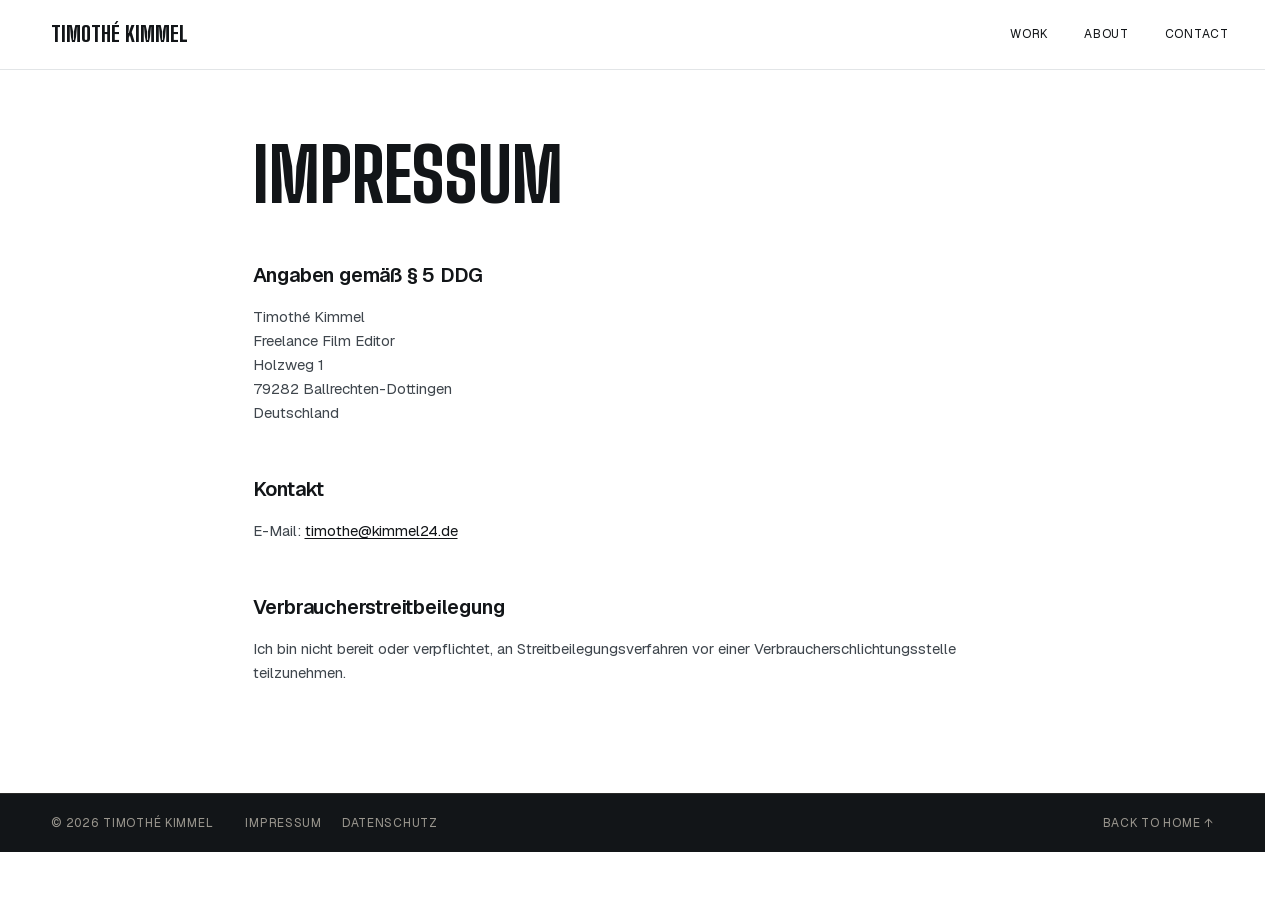
<file: impressum.html>
<!doctype html>
<html lang="de">
<head>
  <meta charset="utf-8">
  <meta name="viewport" content="width=device-width, initial-scale=1">
  <meta name="color-scheme" content="light dark">
  <title>Impressum | Timothé Kimmel</title>
  <meta name="description" content="Impressum der Website von Timothé Kimmel.">
  <meta name="robots" content="noindex">
  <link rel="stylesheet" href="style.css?v=90">
</head>
<body class="legal-page">

  <header class="topbar is-visible">
    <a href="./" class="brand">Timothé Kimmel</a>
    <nav>
      <a href="./#work">Work</a>
      <a href="./#about">About</a>
      <a href="./#contact">Contact</a>
    </nav>
  </header>

  <main class="legal">
    <h1>Impressum</h1>
    <h2>Angaben gemäß § 5 DDG</h2>
    <p>Timothé Kimmel<br>Freelance Film Editor<br>Holzweg 1<br>79282 Ballrechten-Dottingen<br>Deutschland</p>
    <h2>Kontakt</h2>
    <p>E-Mail: <a href="mailto:timothe@kimmel24.de">timothe@kimmel24.de</a></p>
    <h2>Verbraucherstreitbeilegung</h2>
    <p>Ich bin nicht bereit oder verpflichtet, an Streitbeilegungsverfahren vor einer Verbraucherschlichtungsstelle teilzunehmen.</p>
  </main>

  <footer class="footer mono">
    <span>© <span id="year"></span> Timothé Kimmel</span>
    <span class="footer-legal"><a href="impressum.html">Impressum</a><a href="datenschutz.html">Datenschutz</a></span>
    <a href="./">Back to home ↑</a>
  </footer>
  <script>document.getElementById('year').textContent = new Date().getFullYear();</script>
</body>
</html>
</file>
<file: style.css>
/* Schriften liegen auf dieser Seite selbst (keine Verbindung zu Google) */
/* latin-ext */
@font-face {
  font-family: 'Big Shoulders Display';
  font-style: normal;
  font-weight: 700;
  font-display: swap;
  src: url(fonts/bigshoulders-latin-ext.woff2) format('woff2');
  unicode-range: U+0100-02BA, U+02BD-02C5, U+02C7-02CC, U+02CE-02D7, U+02DD-02FF, U+0304, U+0308, U+0329, U+1D00-1DBF, U+1E00-1E9F, U+1EF2-1EFF, U+2020, U+20A0-20AB, U+20AD-20C4, U+2113, U+2C60-2C7F, U+A720-A7FF;
}
/* latin */
@font-face {
  font-family: 'Big Shoulders Display';
  font-style: normal;
  font-weight: 700;
  font-display: swap;
  src: url(fonts/bigshoulders-latin.woff2) format('woff2');
  unicode-range: U+0000-00FF, U+0131, U+0152-0153, U+02BB-02BC, U+02C6, U+02DA, U+02DC, U+0304, U+0308, U+0329, U+2000-206F, U+20AC, U+2122, U+2191, U+2193, U+2212, U+2215, U+FEFF, U+FFFD;
}
/* latin-ext */
@font-face {
  font-family: 'Big Shoulders Display';
  font-style: normal;
  font-weight: 800;
  font-display: swap;
  src: url(fonts/bigshoulders-latin-ext.woff2) format('woff2');
  unicode-range: U+0100-02BA, U+02BD-02C5, U+02C7-02CC, U+02CE-02D7, U+02DD-02FF, U+0304, U+0308, U+0329, U+1D00-1DBF, U+1E00-1E9F, U+1EF2-1EFF, U+2020, U+20A0-20AB, U+20AD-20C4, U+2113, U+2C60-2C7F, U+A720-A7FF;
}
/* latin */
@font-face {
  font-family: 'Big Shoulders Display';
  font-style: normal;
  font-weight: 800;
  font-display: swap;
  src: url(fonts/bigshoulders-latin.woff2) format('woff2');
  unicode-range: U+0000-00FF, U+0131, U+0152-0153, U+02BB-02BC, U+02C6, U+02DA, U+02DC, U+0304, U+0308, U+0329, U+2000-206F, U+20AC, U+2122, U+2191, U+2193, U+2212, U+2215, U+FEFF, U+FFFD;
}
/* latin-ext */
@font-face {
  font-family: 'Geist';
  font-style: normal;
  font-weight: 400;
  font-display: swap;
  src: url(fonts/geist-latin-ext.woff2) format('woff2');
  unicode-range: U+0100-02BA, U+02BD-02C5, U+02C7-02CC, U+02CE-02D7, U+02DD-02FF, U+0304, U+0308, U+0329, U+1D00-1DBF, U+1E00-1E9F, U+1EF2-1EFF, U+2020, U+20A0-20AB, U+20AD-20C4, U+2113, U+2C60-2C7F, U+A720-A7FF;
}
/* latin */
@font-face {
  font-family: 'Geist';
  font-style: normal;
  font-weight: 400;
  font-display: swap;
  src: url(fonts/geist-latin.woff2) format('woff2');
  unicode-range: U+0000-00FF, U+0131, U+0152-0153, U+02BB-02BC, U+02C6, U+02DA, U+02DC, U+0304, U+0308, U+0329, U+2000-206F, U+20AC, U+2122, U+2191, U+2193, U+2212, U+2215, U+FEFF, U+FFFD;
}
/* latin-ext */
@font-face {
  font-family: 'Geist';
  font-style: normal;
  font-weight: 500;
  font-display: swap;
  src: url(fonts/geist-latin-ext.woff2) format('woff2');
  unicode-range: U+0100-02BA, U+02BD-02C5, U+02C7-02CC, U+02CE-02D7, U+02DD-02FF, U+0304, U+0308, U+0329, U+1D00-1DBF, U+1E00-1E9F, U+1EF2-1EFF, U+2020, U+20A0-20AB, U+20AD-20C4, U+2113, U+2C60-2C7F, U+A720-A7FF;
}
/* latin */
@font-face {
  font-family: 'Geist';
  font-style: normal;
  font-weight: 500;
  font-display: swap;
  src: url(fonts/geist-latin.woff2) format('woff2');
  unicode-range: U+0000-00FF, U+0131, U+0152-0153, U+02BB-02BC, U+02C6, U+02DA, U+02DC, U+0304, U+0308, U+0329, U+2000-206F, U+20AC, U+2122, U+2191, U+2193, U+2212, U+2215, U+FEFF, U+FFFD;
}
/* latin-ext */
@font-face {
  font-family: 'Geist';
  font-style: normal;
  font-weight: 600;
  font-display: swap;
  src: url(fonts/geist-latin-ext.woff2) format('woff2');
  unicode-range: U+0100-02BA, U+02BD-02C5, U+02C7-02CC, U+02CE-02D7, U+02DD-02FF, U+0304, U+0308, U+0329, U+1D00-1DBF, U+1E00-1E9F, U+1EF2-1EFF, U+2020, U+20A0-20AB, U+20AD-20C4, U+2113, U+2C60-2C7F, U+A720-A7FF;
}
/* latin */
@font-face {
  font-family: 'Geist';
  font-style: normal;
  font-weight: 600;
  font-display: swap;
  src: url(fonts/geist-latin.woff2) format('woff2');
  unicode-range: U+0000-00FF, U+0131, U+0152-0153, U+02BB-02BC, U+02C6, U+02DA, U+02DC, U+0304, U+0308, U+0329, U+2000-206F, U+20AC, U+2122, U+2191, U+2193, U+2212, U+2215, U+FEFF, U+FFFD;
}

/* ============ Farben & Schriften – hier zentral anpassen ============ */
:root {
  /* Kühle Palette aus dem Denali-Material: Schnee, Fels, Gletscher */
  --paper: #ffffff;    /* Weiß */
  --ink: #121518;      /* Fels – fast Schwarz mit Blaustich */
  --muted: #69717a;    /* Granit-Grau */
  --line: #e2e5e7;
  --accent: #3e6d8a;   /* Gletscherblau – nur sparsam (Hover, Status) */
  --offline: #8a2f2c;  /* dunkles Rot für Projekte "In post" */
  --sans: "Geist", system-ui, sans-serif;
  /* Beschriftungen/Timecode: Geist mit gleich breiten Ziffern (normale Null, Timecode springt nicht) */
  --mono: "Geist", system-ui, sans-serif;
  /* Überschriften-Schrift: Big Shoulders Display */
  --display: "Big Shoulders Display", Impact, sans-serif;
  --display-weight: 800; --display-style: normal; --display-case: uppercase;
  --display-track: 0; --display-lh: .82; --display-scale: 1.15;
  --gutter: clamp(16px, 4vw, 56px);
}

* { box-sizing: border-box; margin: 0; padding: 0; }
html { scroll-behavior: smooth; overflow-x: hidden; overflow-x: clip; scrollbar-gutter: stable; }
body {
  background: var(--paper);
  color: var(--ink);
  font-family: var(--sans);
  font-size: 17px;
  line-height: 1.5;
  -webkit-font-smoothing: antialiased;
  overflow-x: hidden; overflow-x: clip;
}
img { display: block; width: 100%; height: 100%; object-fit: cover; }
a { color: inherit; text-decoration: none; }
button { font: inherit; color: inherit; background: none; border: 0; cursor: pointer; }

.mono { font-family: var(--mono); font-size: 12px; letter-spacing: .06em; text-transform: uppercase; font-variant-numeric: tabular-nums; }
.muted { color: var(--muted); }

/* ============ Topbar ============ */
.topbar {
  position: fixed; inset: 0 0 auto 0; z-index: 20;
  display: flex; justify-content: space-between; align-items: center;
  padding: 18px var(--gutter);
  background: rgba(255,255,255,.9); color: var(--ink);
  backdrop-filter: blur(10px); -webkit-backdrop-filter: blur(10px);
  border-bottom: 1px solid var(--line);
  transform: translate3d(0, -100%, 0); transition: transform .45s cubic-bezier(.2,.7,.2,1);
  /* eigene, feste Grafikebene: kein Flackern der Schrift beim schnellen Scrollen */
  will-change: transform; backface-visibility: hidden; -webkit-backface-visibility: hidden;
}
.topbar.is-visible { transform: translate3d(0, 0, 0); }
.visually-hidden { position: absolute; width: 1px; height: 1px; overflow: hidden; clip: rect(0 0 0 0); white-space: nowrap; }
.brand { font-family: var(--display); font-weight: var(--display-weight); font-style: var(--display-style); text-transform: var(--display-case); letter-spacing: var(--display-track); font-size: calc(19px * var(--display-scale)); }
.topbar nav { display: flex; gap: clamp(14px, 3vw, 36px); font-family: var(--mono); font-size: 12px; text-transform: uppercase; letter-spacing: .06em; }
.topbar nav a { position: relative; }
.topbar nav a::after { content: ""; position: absolute; left: 0; right: 100%; bottom: -3px; height: 1px; background: currentColor; transition: right .3s; }
.topbar nav a:hover::after { right: 0; }

/* ============ Hero: Denali vollflächig ============ */
.hero {
  position: relative; isolation: isolate;
  min-height: 100svh;
  display: flex; flex-direction: column; justify-content: flex-end;
  padding: 110px var(--gutter) 0;
  color: #fff; background: var(--ink);
  overflow: hidden; overflow: clip;
}
.hero-media { position: absolute; inset: 0; z-index: -1; }
.hero-media img { width: 100%; height: 100%; object-fit: cover; animation: drift 30s ease-out both; }
.hero-media video { position: absolute; inset: 0; width: 100%; height: 100%; object-fit: cover; }
@keyframes drift { from { transform: scale(1.12); } to { transform: scale(1); } }
.hero-media::after {
  content: ""; position: absolute; inset: 0; z-index: 2;
  background: linear-gradient(180deg, rgba(0,0,0,.25) 0%, rgba(0,0,0,0) 18%, rgba(0,0,0,0) 80%, rgba(0,0,0,.35) 100%);
}
.hero-bar {
  display: flex; justify-content: space-between; align-items: center; gap: 16px; flex-wrap: wrap;
  padding: 22px 0; opacity: .85;
}
.hero-watch { text-transform: uppercase; letter-spacing: .06em; border-bottom: 1px solid rgba(255,255,255,.5); padding-bottom: 2px; }
.hero-watch:hover { border-color: #fff; }
.hero:hover .hero-bar { opacity: 1; }

/* ============ Sections ============ */
.section { padding: clamp(72px, 12vw, 160px) var(--gutter) 0; }
.section-head {
  display: flex; justify-content: space-between; align-items: baseline; gap: 16px; flex-wrap: wrap;
  border-bottom: 1px solid var(--ink); padding-bottom: 14px; margin-bottom: clamp(24px, 4vw, 48px);
}
.section-title { font-family: var(--display); font-weight: var(--display-weight); font-style: var(--display-style); text-transform: var(--display-case); letter-spacing: var(--display-track); font-size: calc(clamp(30px, 5vw, 64px) * var(--display-scale)); line-height: .95; }

/* Karten allgemein */
.thumb { position: relative; aspect-ratio: 16 / 9; overflow: hidden; background: #ccc; }
.thumb img { transition: transform .9s cubic-bezier(.2,.7,.2,1), filter .5s; }
.card-meta { position: relative; padding-top: 14px; }
.card-meta h3 { font-weight: 600; font-size: clamp(21px, 2.2vw, 30px); line-height: 1.1; letter-spacing: -.015em; margin: 4px 0 6px; }

/* Coming soon */
.soon-grid { display: grid; gap: clamp(16px, 2.5vw, 32px); }
.soon-card { display: grid; grid-template-columns: 2fr 1fr; gap: clamp(16px, 2.5vw, 32px); align-items: end; }
.soon-card .thumb img { filter: grayscale(.35); }
.badge { display: inline-flex; align-items: center; gap: 6px; color: var(--accent); }
.badge::before { content: ""; width: 7px; height: 7px; border-radius: 50%; background: var(--accent); }

/* Filter */
.filters { display: flex; flex-wrap: wrap; gap: 6px; }
.filters button { border: 1px solid var(--line); border-radius: 99px; padding: 7px 14px; transition: all .2s; }
.filters button:hover { border-color: var(--ink); }
.filters button.is-active { background: var(--ink); border-color: var(--ink); color: var(--paper); }

/* Projekt-Raster: erstes Projekt groß, Rest zweispaltig */
.work-grid { display: grid; grid-template-columns: repeat(2, 1fr); gap: clamp(36px, 5vw, 72px) clamp(16px, 2.5vw, 32px); }
.work-card { cursor: pointer; outline: none; }
.work-card.is-hidden { display: none; }
.work-card:hover .thumb img, .work-card:focus-visible .thumb img { transform: scale(1.045); }
.work-card:focus-visible .thumb { outline: 2px solid var(--accent); outline-offset: 4px; }

.play {
  position: absolute; left: 50%; top: 50%; width: 76px; height: 76px; margin: -38px 0 0 -38px;
  border-radius: 50%; background: rgba(255,255,255,.92);
  transform: scale(.6); opacity: 0; transition: transform .35s cubic-bezier(.2,.7,.2,1), opacity .25s;
}
.play::after { content: ""; position: absolute; left: 31px; top: 25px; border: 13px solid transparent; border-left: 20px solid var(--ink); border-right: 0; }
.work-card:hover .play, .work-card:focus-visible .play { transform: scale(1); opacity: 1; }
@media (hover: none) { .play { transform: scale(.8); opacity: .95; } }

/* About */
.about { display: grid; grid-template-columns: 1fr 2fr; gap: 32px; }
.about .section-title { border: 0; }
.lead { font-size: clamp(22px, 2.6vw, 36px); line-height: 1.25; letter-spacing: -.015em; margin-bottom: 20px; max-width: 30ch; text-wrap: balance; }
.about-text { max-width: 54ch; margin-bottom: 40px; font-size: clamp(16px, 1.3vw, 19px); line-height: 1.6; color: #3f464d; }
.about-text p { text-wrap: pretty; }
.about-text p + p { margin-top: .9em; }
.about-text .about-hl { margin-top: 1.4em; color: var(--ink); font-weight: 500; }
.facts { list-style: none; border-top: 1px solid var(--line); }
.facts li { display: grid; grid-template-columns: 140px 1fr; gap: 16px; padding: 14px 0; border-bottom: 1px solid var(--line); text-transform: none; font-size: 13px; }
.facts span { color: var(--muted); text-transform: uppercase; }

/* Kontakt */
.contact {
  margin-top: clamp(96px, 14vw, 200px);
  background: var(--ink); color: var(--paper);
  padding: clamp(72px, 12vw, 160px) var(--gutter);
}
.contact .muted { color: #9a968e; }
.contact-big {
  display: inline-block; margin: 18px 0 40px;
  font-family: var(--display); font-weight: var(--display-weight); font-style: var(--display-style); text-transform: var(--display-case); letter-spacing: var(--display-track);
  font-size: calc(clamp(40px, 9vw, 160px) * var(--display-scale)); line-height: .9; white-space: nowrap;
  transition: color .25s;
}
.contact-big:hover { color: var(--accent); }
.contact-links { display: flex; flex-wrap: wrap; gap: 12px 32px; }
.contact-links a { border-bottom: 1px solid #555; padding-bottom: 2px; }
.contact-links a:hover { border-color: var(--accent); }

.footer { display: flex; justify-content: space-between; padding: 20px var(--gutter); background: var(--ink); color: #9a968e; border-top: 1px solid #2a2a28; }

/* Lightbox */
.lightbox { position: fixed; inset: 0; z-index: 50; background: rgba(10,10,9,.94); display: grid; place-items: center; padding: var(--gutter); overscroll-behavior: contain; touch-action: none; }
.lightbox-frame { touch-action: auto; }
.lightbox[hidden] { display: none; }
.lightbox-frame { width: min(1400px, 100%); aspect-ratio: 16 / 9; max-height: 85vh; }
.lightbox-frame iframe { width: 100%; height: 100%; border: 0; }
.lightbox-close { position: absolute; top: 18px; right: var(--gutter); color: #fff; padding: 8px; }
.lightbox-close:hover { color: var(--accent); }

/* Einblenden beim Scrollen */
.reveal { opacity: 0; transform: translateY(28px); transition: opacity .8s ease, transform .8s cubic-bezier(.2,.7,.2,1); }
.reveal.is-in { opacity: 1; transform: none; }

/* ============ Handy ============ */
@media (max-width: 760px) {
  .soon-grid, .soon-card, .work-grid, .about { grid-template-columns: 1fr; }
  .facts li { grid-template-columns: 110px 1fr; }
  .footer { flex-direction: column; gap: 8px; }
}

@media (prefers-reduced-motion: reduce) {
  *, *::before, *::after { animation: none !important; transition: none !important; }
  .reveal { opacity: 1; transform: none; }
}

/* ============ WORK: Viewer + Timeline ============ */
.work { position: relative; }
.tl-sticky {
  position: sticky; top: 0; height: 100svh; overflow: hidden; overflow: clip; /* clip: lässt sich nicht verschieben */
  display: flex; flex-direction: column; justify-content: center;
  padding: 76px 0 clamp(14px, 2.4vh, 28px);
  --clip-h: clamp(56px, 10vh, 96px);
}

/* Viewer: so groß wie möglich, kleine Titelzeile darüber */
/* Viewer + Timeline als ein Block, mittig im Bildschirm.
   Die Bühne ist so hoch wie ein 16:9-Bild in voller Breite (+ Titelzeile) und schrumpft, wenn der Platz nicht reicht. */
.tl-stage {
  flex: 0 1 auto; min-height: 0; height: calc((100vw - 2 * var(--gutter)) * 9 / 16 + 28px);
  display: flex; justify-content: center; align-items: flex-end;
  padding: 0 var(--gutter); margin-bottom: clamp(16px, 2.6vh, 28px); container-type: size;
}
/* Viewer bleibt immer 16:9: so breit wie möglich, aber nie höher als der verfügbare Platz (abzüglich Titelzeile) */
.tl-frame { --bar: 28px; width: min(100cqw, (100cqh - var(--bar)) * 16 / 9); display: flex; flex-direction: column; }
.tl-bar {
  display: flex; align-items: baseline; gap: 14px; padding-bottom: 8px; font-size: 11px; white-space: nowrap; min-width: 0;
}
.tl-title { color: var(--ink); font-weight: 500; }
.tl-meta { overflow: hidden; text-overflow: ellipsis; min-width: 0; }
.tl-award { color: var(--accent); font-weight: 500; }
.tl-award[hidden] { display: none; }
.vw-tc { margin-left: auto; font-variant-numeric: tabular-nums; letter-spacing: .08em; }
.tl-viewer { position: relative; flex: none; aspect-ratio: 16 / 9; width: 100%; background: #0d0f11; overflow: hidden; border-radius: 3px; cursor: pointer; }
.tl-viewer img, .tl-viewer video { position: absolute; inset: 0; width: 100%; height: 100%; object-fit: cover; transition: opacity .3s ease; }
.tl-viewer .vw-still.is-front { animation: kenburns 14s ease-in-out infinite alternate; }  /* nur die sichtbare Ebene bewegt sich */
@keyframes kenburns { from { transform: scale(1); } to { transform: scale(1.08) translate(-1%, -1%); } }
.tl-viewer .vw-video { opacity: 0; }
.tl-viewer.has-video .vw-video { opacity: 1; transition-duration: .5s; }  /* Loop blendet weich ein, beim Wechsel kurz aus */
.tl-viewer.is-switching img, .tl-viewer.is-switching video { opacity: 0; }
/* Zwei Thumbnail-Ebenen für die Kreuzblende: sichtbar ist nur die vordere bzw. die gerade einblendende */
.tl-viewer .vw-still { z-index: 1; }
.tl-viewer .vw-still:not(.is-front):not(.is-in) { opacity: 0; transition: none; }
.tl-viewer .vw-video { z-index: 2; }
.tl-viewer .vw-still.is-in { z-index: 3; }
.tl-viewer[data-cut="cut"] .vw-still { transition: none; }  /* Schnitt/Blende steuert das Skript selbst */
.tl-viewer.is-offline::after { z-index: 4; }
.tl-viewer .vw-play { z-index: 5; }
.vw-play {
  position: absolute; bottom: 14px; left: 16px; z-index: 2; color: #fff; font-size: 11px; text-shadow: 0 1px 6px rgba(0,0,0,.5);
  opacity: 0; transform: translateY(4px); transition: opacity .25s, transform .25s;
}
.tl-viewer:hover .vw-play, .tl-viewer:focus-visible .vw-play { opacity: 1; transform: none; }
.tl-viewer.is-offline { cursor: default; }
.tl-viewer.is-offline::after {
  content: "In post – coming soon"; position: absolute; inset: 0; display: grid; place-items: center;
  font-family: var(--mono); font-size: 12px; letter-spacing: .08em; text-transform: uppercase; color: #fff;
  background: repeating-linear-gradient(135deg, rgba(18,21,24,.55) 0 12px, rgba(18,21,24,.3) 12px 24px);
}
.tl-viewer.is-offline .vw-play { display: none; }

/* Timeline */
.tl-viewport { position: relative; flex: none; }
.tl-track { position: relative; display: flex; gap: 3px; width: max-content; padding-top: 28px; will-change: transform; }
.tl-ruler {
  position: absolute; left: 0; right: 0; top: 0; height: 20px; border-bottom: 1px solid var(--line);
  background:
    repeating-linear-gradient(90deg, var(--muted) 0 1px, transparent 1px 100px) bottom / 100% 8px no-repeat,
    repeating-linear-gradient(90deg, var(--line) 0 1px, transparent 1px 20px) bottom / 100% 4px no-repeat;
}
.tl-ruler span { position: absolute; top: 0; font-family: var(--mono); font-size: 10px; color: var(--muted); letter-spacing: .04em; padding-left: 4px; line-height: 11px; }
.clip {
  flex: none; position: relative; height: var(--clip-h); display: flex; flex-direction: column; overflow: hidden;
  border-radius: 4px; border: 2px solid transparent; background: #20262a; transition: border-color .25s;
}
.clip-frames {
  flex: 1; background-image: var(--thumb); background-size: auto 100%; background-repeat: repeat-x;
  filter: grayscale(.85) brightness(.75); transition: filter .35s;
}
.clip-label {
  height: 22px; display: flex; justify-content: space-between; align-items: center; gap: 10px;
  padding: 0 8px; background: #4a5660; color: #fff; font-family: var(--mono); font-size: 10px; letter-spacing: .03em; transition: background .25s;
}
.clip-label span:first-child { overflow: hidden; text-overflow: ellipsis; white-space: nowrap; will-change: transform; }
.clip.is-active { border-color: var(--accent); }
.clip.is-active .clip-frames, .clip:hover .clip-frames { filter: none; }
.clip.is-active .clip-label { background: var(--accent); }
.clip:focus-visible { outline: 2px solid var(--ink); outline-offset: 3px; }
.clip[data-status="in-post"] { cursor: default; }
.clip[data-status="in-post"].is-active { border-color: var(--offline); }
.clip[data-status="in-post"].is-active .clip-label { background: var(--offline); }
.clip[data-status="in-post"] .clip-frames::after {
  content: ""; position: absolute; inset: 0 0 22px;
  background: repeating-linear-gradient(135deg, rgba(18,21,24,.45) 0 10px, rgba(18,21,24,.15) 10px 20px);
}
.tl-playhead { position: absolute; left: 50%; top: 0; bottom: -8px; width: 2px; margin-left: -1px; background: var(--ink); pointer-events: none; z-index: 3; }
.tl-playhead::before { content: ""; position: absolute; top: 0; left: -6px; border: 7px solid transparent; border-top: 10px solid var(--ink); }

/* Handy (Hochformat): ohne Überschrift, Viewer volle Breite */
@media (max-width: 760px) {
  .tl-sticky { --clip-h: clamp(56px, 10vh, 84px); padding-top: 72px; }
  .tl-stage { height: auto; flex: none; container-type: normal; }
  .tl-frame { width: 100%; }
  /* Feste Höhe (2 Zeilen), damit der Viewer beim Projektwechsel nicht springt */
  .tl-bar {
    display: grid; grid-template-columns: auto minmax(0, 1fr) auto; grid-template-rows: 16px 16px;
    column-gap: 10px; row-gap: 4px; align-items: center; white-space: nowrap;
  }
  .tl-title { overflow: hidden; text-overflow: ellipsis; min-width: 0; }
  .tl-meta { grid-column: 1 / 3; grid-row: 2; }
  .tl-award { grid-column: 3; grid-row: 2; justify-self: end; }
  .tl-award[hidden] { display: block; visibility: hidden; }
}

/* ============ Eigener Cursor ============ */
.cursor {
  position: fixed; left: 0; top: 0; z-index: 70; pointer-events: none;
  width: 66px; height: 66px; margin: -33px 0 0 -33px; border-radius: 50%;
  display: grid; place-items: center;
  background: rgba(255,255,255,.94); color: var(--ink);
  box-shadow: 0 6px 24px rgba(0,0,0,.18);
  transform: translate3d(var(--x, -200px), var(--y, -200px), 0) scale(0);
  transition: transform .25s cubic-bezier(.2,.7,.2,1), width .25s, height .25s, margin .25s, background .25s, color .25s;
  will-change: transform;
}
.cursor.is-on { transform: translate3d(var(--x), var(--y), 0) scale(1); }
.cursor-label { font-family: var(--mono); font-size: 9.5px; letter-spacing: .08em; text-transform: uppercase; display: flex; align-items: center; gap: 6px; white-space: nowrap; }
.cursor[data-kind="play"] .cursor-label::before { content: ""; border: 4px solid transparent; border-left: 7px solid currentColor; border-right: 0; }
.cursor[data-kind="view"] { width: 48px; height: 48px; margin: -24px 0 0 -24px; background: var(--ink); color: #fff; }
.cursor[data-kind="offline"] { width: 60px; height: 60px; margin: -30px 0 0 -30px; background: var(--offline); color: #fff; }
@media (hover: hover) and (pointer: fine) {
  .tl-viewer, .clip { cursor: none; }
  .tl-viewer .vw-play { display: none; }
}
@media (hover: none), (pointer: coarse) { .cursor { display: none; } }

/* ============ Portrait in About ============ */
.about-side { display: flex; flex-direction: column; gap: clamp(20px, 3vw, 36px); }
.portrait { margin: 0; max-width: 360px; aspect-ratio: 4 / 5; overflow: hidden; border-radius: 3px; background: var(--line); }
.portrait img { width: 100%; height: 100%; object-fit: cover; }
/* Einblenden: weich aus leichter Unschärfe und Zoom */
.portrait.reveal { opacity: 0; transform: none; }
.portrait.reveal img { transform: scale(1.08); filter: blur(8px); transition: transform 1.6s cubic-bezier(.2,.7,.2,1), filter 1.2s ease; }
.portrait.reveal.is-in { opacity: 1; transition: opacity 1.2s ease; }
.portrait.reveal.is-in img { transform: none; filter: none; }
@media (max-width: 760px) {
  .portrait { max-width: 70%; }
}

/* Handy/Touch: "Play film" unten links immer sichtbar (es gibt kein Drüberfahren) */
@media (hover: none), (pointer: coarse) {
  .tl-viewer .vw-play {
    opacity: 1; transform: none; left: 12px; bottom: 10px;
    font-size: 10px; text-shadow: 0 1px 2px rgba(0,0,0,.55), 0 0 12px rgba(0,0,0,.35);
  }
}

/* Alle Stellen mit der Beschriftungs-Schrift: gleich breite Ziffern */
.vw-tc, .clip-label, .tl-ruler span, .contact-meta, .footer, .topbar nav { font-variant-numeric: tabular-nums; }

/* About: Wort mit kleinem Clip beim Hover */
.hover-clip { position: relative; color: var(--ink); cursor: default; outline: none; }
.hover-clip video { position: absolute; left: 50%; bottom: calc(100% + 10px); width: clamp(200px, 22vw, 300px); aspect-ratio: 16 / 9; object-fit: cover; border-radius: 3px; box-shadow: 0 12px 32px rgba(18,21,24,.22); opacity: 0; transform: translate(calc(-50% + var(--dx, 0px)), 8px) scale(.96); transform-origin: 50% 100%; transition: opacity .25s ease, transform .35s cubic-bezier(.2,.7,.2,1); pointer-events: none; z-index: 10; }
.hover-clip:hover video, .hover-clip:focus-visible video, .hover-clip.is-open video { opacity: 1; transform: translate(calc(-50% + var(--dx, 0px)), 0) scale(1); }

/* Impressum & Datenschutz */
.footer-legal { display: flex; gap: 20px; margin-right: auto; margin-left: 32px; }
.footer a:hover { color: var(--paper); }
.legal { max-width: 760px; padding: calc(var(--gutter) + 90px) var(--gutter) 96px; margin: 0 auto; box-sizing: content-box; color: #3f464d; line-height: 1.6; font-size: 15px; overflow-wrap: anywhere; }
.legal h1 { font-family: var(--display); font-weight: var(--display-weight); text-transform: var(--display-case); letter-spacing: var(--display-track); font-size: calc(clamp(36px, 6vw, 64px) * var(--display-scale)); line-height: .95; color: var(--ink); margin-bottom: 40px; overflow-wrap: normal; hyphens: auto; }
.legal h2 { font-size: 20px; font-weight: 600; color: var(--ink); margin: 48px 0 14px; letter-spacing: -.01em; }
.legal h3 { font-size: 16px; font-weight: 600; color: var(--ink); margin: 28px 0 8px; }
.legal h4 { font-size: 15px; font-weight: 500; color: var(--ink); margin: 20px 0 6px; }
.legal p, .legal ul { margin-bottom: 12px; }
.legal ul { padding-left: 20px; }
.legal li { margin-bottom: 6px; }
.legal a { color: var(--ink); text-decoration: underline; text-decoration-thickness: 1px; text-underline-offset: 2px; }
.legal-source { margin-top: 48px; font-size: 13px; color: var(--muted); }
@media (max-width: 760px) { .footer-legal { gap: 16px; margin: 0; } }

/* ============ Dark Mode: folgt automatisch der Einstellung des Geräts ============ */
@media (prefers-color-scheme: dark) {
  :root {
    color-scheme: dark;
    --paper: #0e1113;    /* fast Schwarz, leicht kühl */
    --ink: #e8ebed;      /* Schnee – Text */
    --muted: #8a929a;
    --line: #262b30;
    --accent: #7fa8c2;   /* Gletscherblau, heller für dunklen Grund */
    --body-text: #b3bac1;
    --surface: #161a1e;  /* Kontaktbereich */
  }
  .topbar { background: rgba(14,17,19,.86); }
  .about-text, .legal { color: var(--body-text); }
  /* Bereiche, die im hellen Modus schwarz sind, bleiben dunkel */
  .hero { background: #000; }
  .contact { background: var(--surface); color: #fff; border-top: 1px solid var(--line); }
  .contact-links a { border-color: #444b52; }
  .footer { background: #08090a; border-top-color: var(--line); }
  .footer a:hover { color: #fff; }
  .filters button.is-active { color: #0e1113; }
  .play::after { border-left-color: #121518; }
  /* eigener Cursor */
  .cursor { background: rgba(232,235,237,.94); color: #0e1113; box-shadow: 0 6px 24px rgba(0,0,0,.5); }
  .cursor[data-kind="view"] { background: var(--ink); color: #0e1113; }
  .hover-clip video { box-shadow: 0 12px 32px rgba(0,0,0,.6); }
}
</file>
